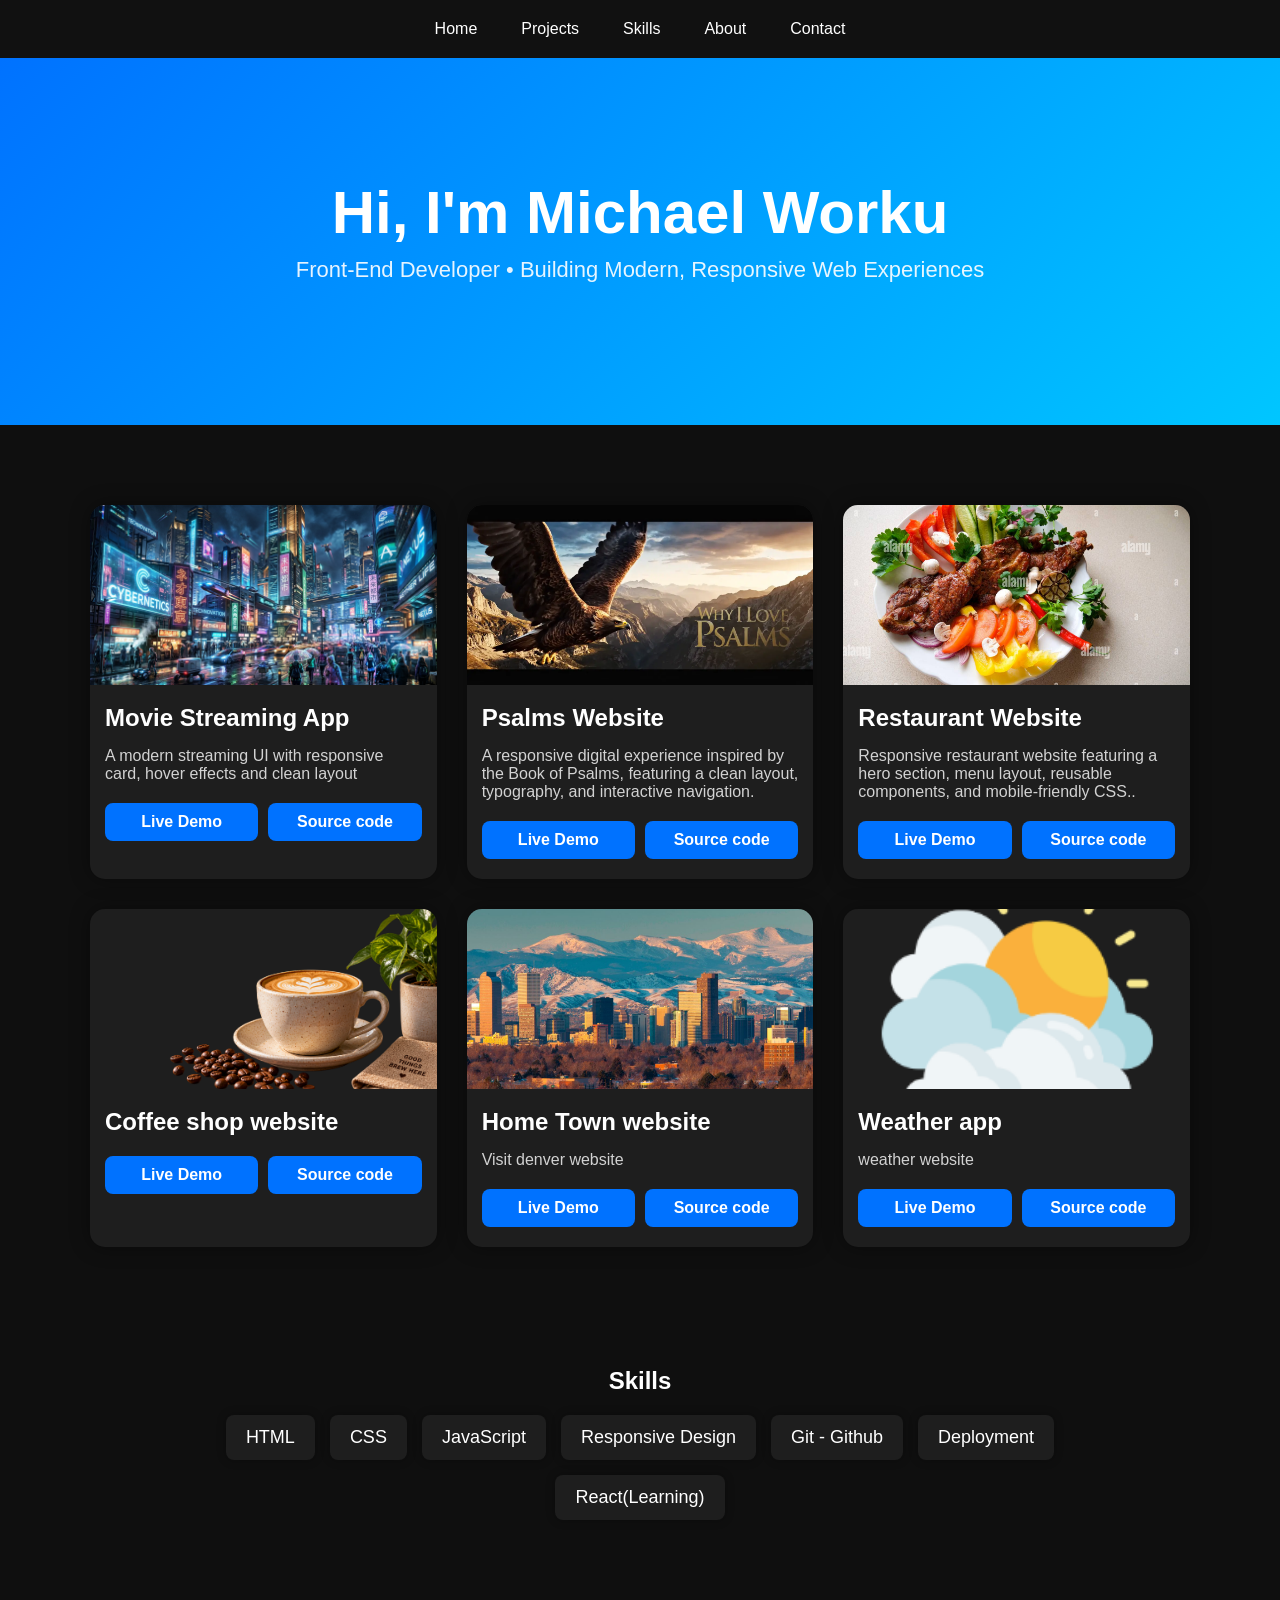
<file: index.html>
<!DOCTYPE html>
<html lang="en">
    <head>
        <meta charset="UTF-8">
        <meta name="viewport" content="width=device-width, initial-scale=1.0">
    <title>Michael Worku | Front End Developer</title>
        <link rel="stylesheet" href="style.css">
        
    </head>
    <body>

        <nav class="nav-bar">
            <ul>
            <li><a href="#hero">Home</a></li>
            <li><a href="#projects">Projects</a></li>
            <li><a href="#skills">Skills</a></li>
            <li><a href="#">About</a></li>
            <li><a href="#">Contact</a></li>
            </ul>

        </nav>

        <section id="hero">
        <h1>Hi, I'm Michael Worku</h1>
        <p>Front-End Developer • Building Modern, Responsive Web Experiences</p>
        </section>
        <section id="projects">
            <div class="project-card">
                <img  src="images/movie.png" alt="movie">
            <h3>Movie Streaming App</h3>
            <p>A modern streaming UI with responsive card, hover effects and clean layout</p>
                <div class="buttons">
                <a href="./moviestreaming/index.html" target="_blank"> Live Demo</a>
                <a href="#">Source code</a>
                </div>
            </div>
            <div class="project-card">
                <img src="images/psalms150.webp" alt="psalm">
            <h3>Psalms Website</h3>
            <p>A responsive digital experience inspired by the Book of Psalms, featuring a clean layout, typography, and interactive navigation.</p>
                <div class="buttons">
                <a href='./psalmswebsite/index.html' target="_blank">Live Demo</a>
                <a href="">Source code</a>
                </div>
            </div>
            <div class="project-card">
                <img src="images/food.jpg" alt="food">
            <h3>Restaurant Website</h3>
            <p>Responsive restaurant website featuring a hero section, menu layout, reusable components, and mobile-friendly CSS..</p>
                <div class="buttons">
                <a href="./restaurantwebsite/index1.html" target="_blank">Live Demo</a>
                <a href="#">Source code</a>
                </div>
            </div>
            <div class="project-card">
                <img src="images/coffee.png" alt="food">
            <h3>Coffee shop website</h3>
            <p> </p>
                <div class="buttons">
                <a href="./coffeeshopwebsite/index.html" target="_blank">Live Demo</a>
                <a href="">Source code</a>
                </div>
                </div>
            <div class="project-card">
                <img src="images/Denver.jpg" alt="food">
            <h3>Home Town website</h3>
            <p>Visit denver website</p>
                <div class="buttons">
                <a href="./hometown/index-3.html" target="_blank">Live Demo</a>
                <a href="#">Source code</a>
                </div>

            </div>
            <div class="project-card">
                <img src="images/clouds.png" alt="food">
            <h3>Weather app</h3>
            <p>weather website</p>
                <div class="buttons">
                <a href="./weatherapp/index.html" target="_blank">Live Demo</a>
                <a href="#">Source code</a>
                </div>
            </section>
            <section id="skills">
            <h2>Skills</h2>
                <div class="skill-list">
                <div class="skill">HTML</div>
                <div class="skill">CSS</div>
                <div class="skill">JavaScript</div>
                <div class="skill">Responsive Design</div>
                <div class="skill">Git - Github</div>
                <div class="skill">Deployment</div>
                <div class="skill">React(Learning)</div>
                </div>
            </section>

        </body>
    </html>
</file>
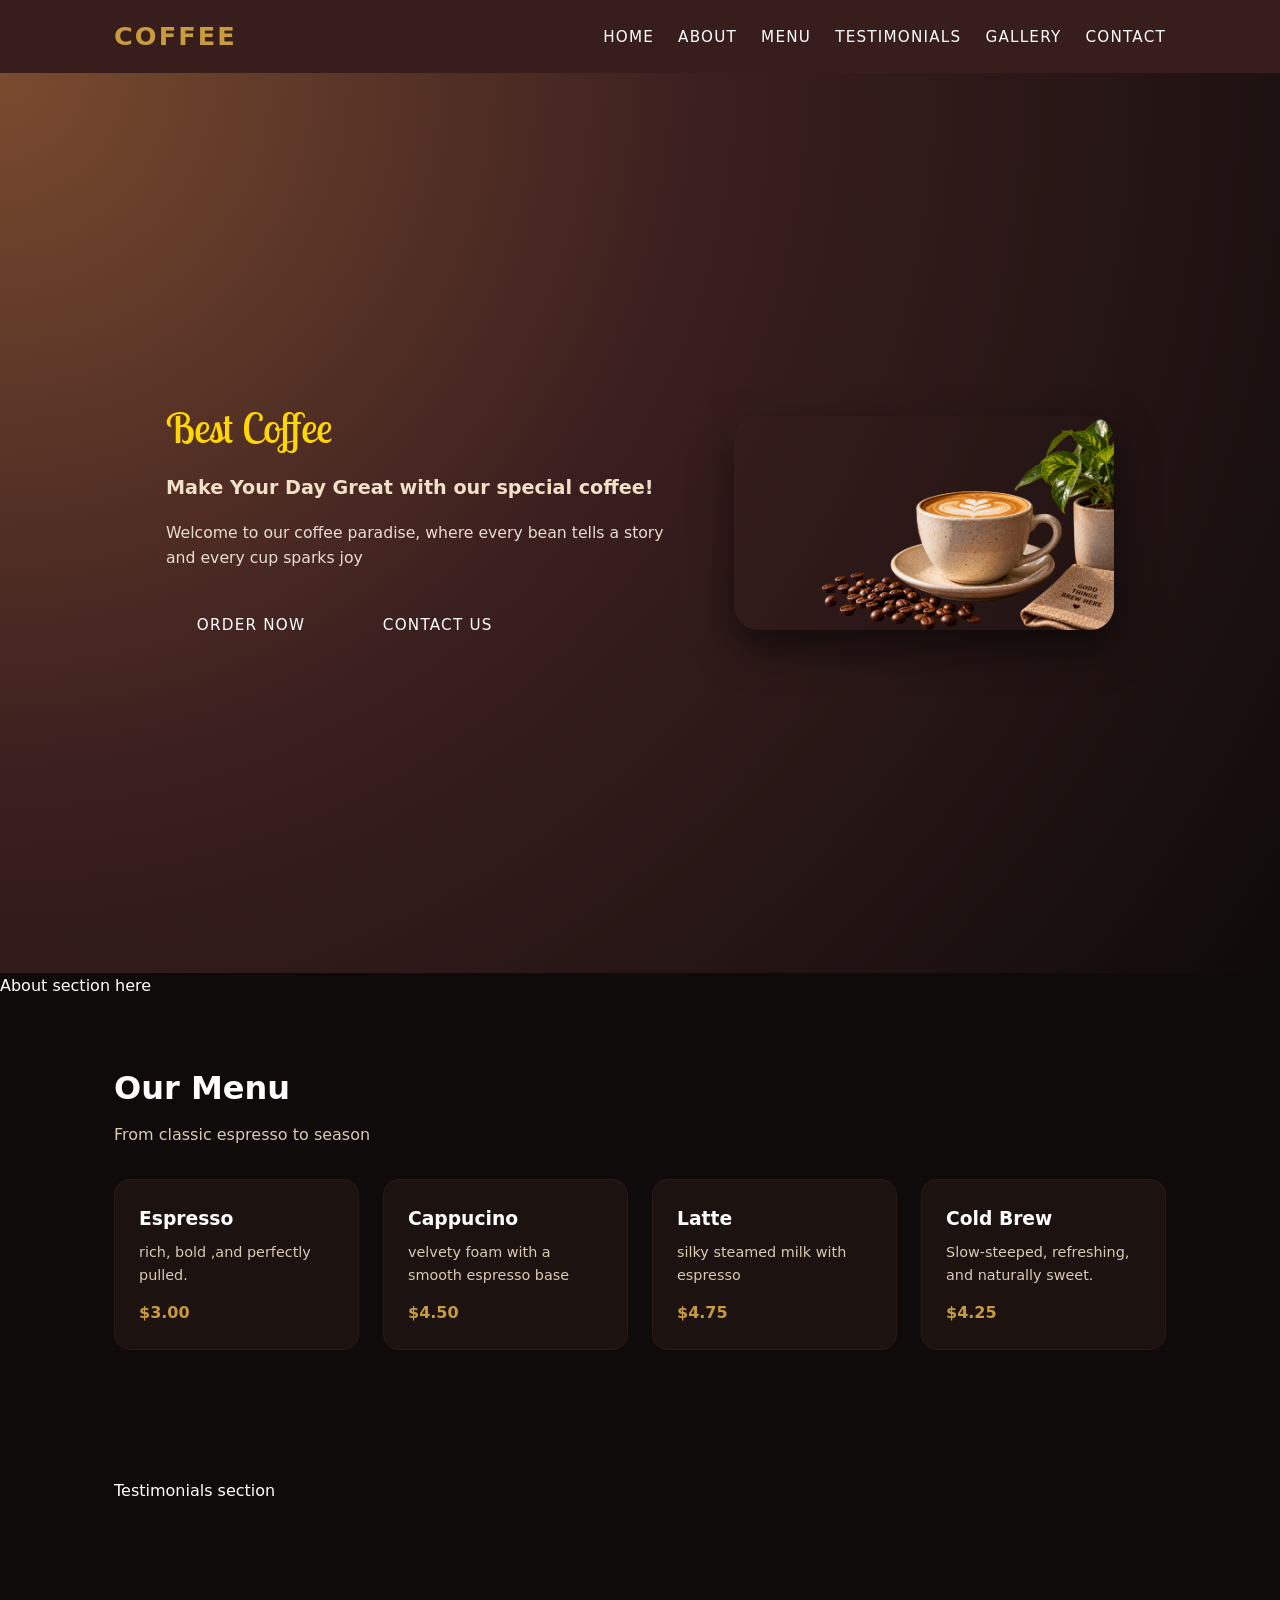
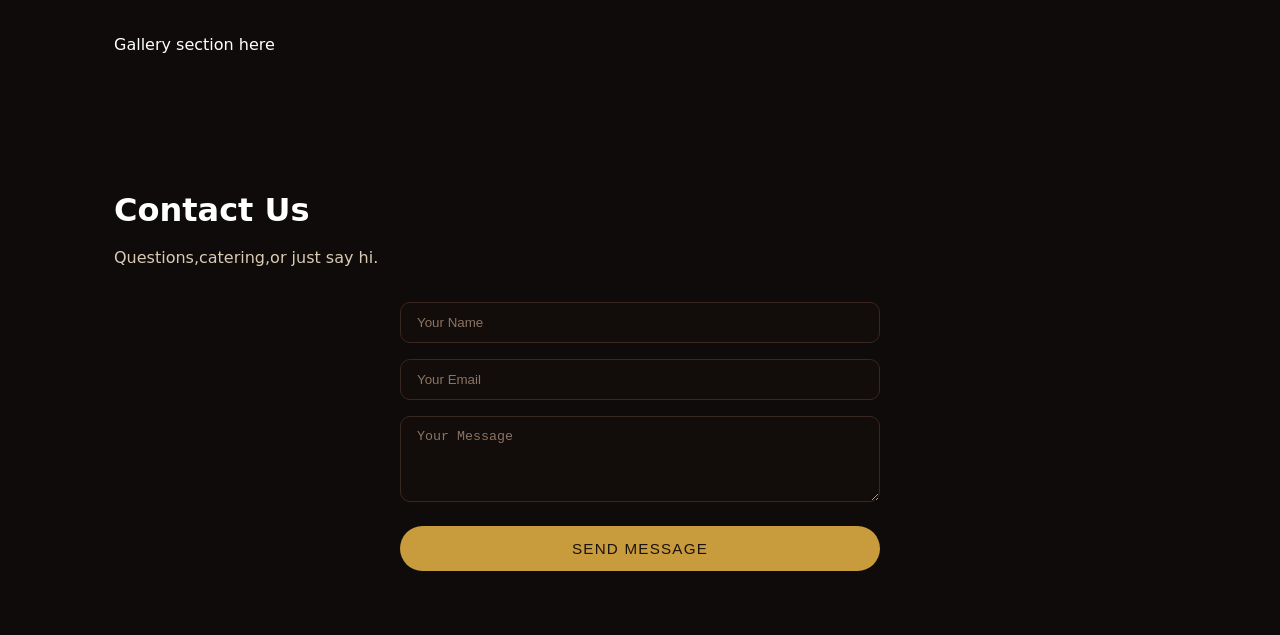
<file: coffeeshopwebsite/index.html>
<!DOCTYPE html>
<html lang="en">
<head>
    <meta charset="UTF-8">
    <meta name="viewport" content="width=device-width, initial-scale=1.0">
    <title>css grid</title>
    <link rel="stylesheet" href="style.css">
    <link rel="preconnect" href="https://fonts.googleapis.com">
    <link rel="preconnect" href="https://fonts.gstatic.com" crossorigin>
    <link href="https://fonts.googleapis.com/css2?family=Lobster+Two:ital,wght@0,400;0,700;1,400;1,700&display=swap" rel="stylesheet">

</head>
<body>
    <header>
   <nav class="navbar">
    <a href="#" class="nav-logo">
        <h2 class="logo-text">Coffee</h2>
    </a>
    <ul class="nav-menu">
       
        <li class="nav-item">
            <a href="#" class="nav-link">Home</a>
        </li>
        <li class="nav-item">
            <a href="#" class="nav-link">About</a>
        </li>
        <li class="nav-item">
            <a href="#Menu" class="nav-link">Menu</a>
        </li>
        <li class="nav-item">
            <a href="#Testimonials" class="nav-link">Testimonials</a>
        </li>
        <li class="nav-item">
            <a href="#" class="nav-link">Gallery</a>
        </li>
        <li class="nav-item">
            <a href="#contact" class="nav-link">Contact</a>
        </li>
    </ul>
    </nav>
</header>

<main>
    <section class="hero-section">
         <div class="section-content">
            <div class="hero-detail">
              <h2 class="title">Best Coffee</h2>
              <h3 class="subtitle">Make Your Day Great with our special coffee!</h3>
              <p class="description">Welcome to our coffee paradise, where every bean tells a story
                and every cup sparks joy </p>

                <div class="buttons">
                    <a href="#" class="button order-now">Order Now</a>
                    <a href="#" class="button contact-us">Contact Us </a>
                </div>
            </div>
            <div class="hero-image-wrapper">
                <img src="images/coffee.png" alt="A cup of freshly brewed coffee" class="hero-image">
            </div>
         </div>
    </section>

    <!-- placeholder section for later-->
    <section id="about" class="about">About section here</section>
    <section id="Menu" class="section menu-section">
        <h2 class="section-title">Our Menu</h2>
        <p class="section-subtitle">From classic espresso to season</p>
        <div class="menu-grid">
            <div class="menu-item">
                <h3>Espresso</h3>
                <p>rich, bold ,and perfectly pulled.</p>
                <span class="price">$3.00</span>
            </div>
            <div class="menu-item">
                <h3>Cappucino</h3>
                <p>velvety foam with a smooth espresso base</p>
                <span class="price">$4.50</span>
            </div>
            <div class="menu-item">
                <h3>Latte</h3>
                <p>silky steamed milk with espresso</p>
                <span class="price">$4.75</span>
            </div>
            <div class="menu-item">
                <h3>Cold Brew</h3>
                <p>Slow-steeped, refreshing, and naturally sweet.</p>
                <span class="price">$4.25</span>
        </div>
        </div>
    </section>
    <section id="Testimonials" class="section">Testimonials section</section>
    <section id="Gallery" class="section">Gallery  section here</section>
    <section id="contact" class="section contact-section">
        <h2 class="section-title">Contact Us</h2>
        <p class="section-subtitle">Questions,catering,or just say hi.</p>
        <form class="contact-form">
            <div class="form-row">
                <input type="text" placeholder="Your Name" required />
            </div>
            <div class="form-row">
                <input type="email" placeholder="Your Email" required /> 
            </div>
            <div class="form-row">
                <textarea rows="4" placeholder="Your Message" required></textarea>
            </div>
            <button type="submit" class="button primary">Send Message</button>
        </form>

    </section>
</main>
</body>
</html>
</file>
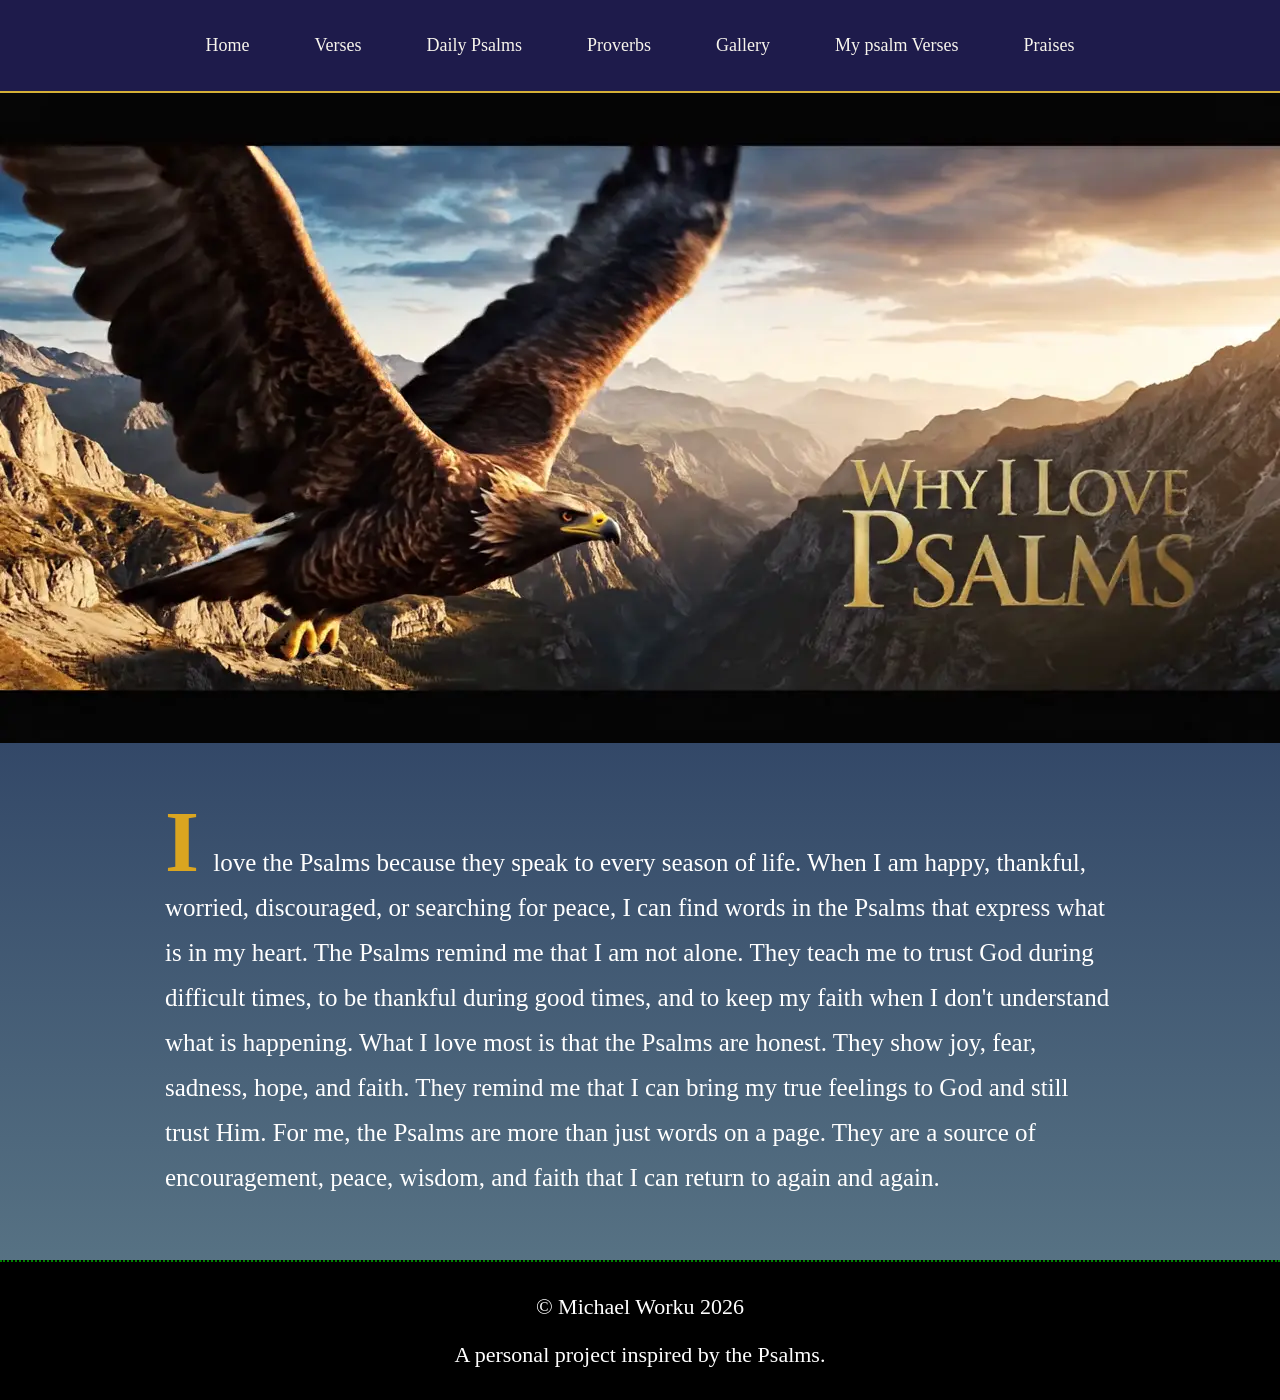
<file: psalmswebsite/index.html>
<!DOCTYPE html>
<html lang="en">
    <head>
        <meta charset="UTF-8">
        <meta name="viewport" content="width=device-width, initial-scale=1.0">

    <title>psalms</title>
        <style>
            *{
                box-sizing: border-box;

            }
            html , body{
                width: 100%;
                min-height: 100%;
               
            }
            body{
                background: linear-gradient(#000c40 , #607d8b);
                margin: 0;
                padding: 0;
            }

            .wrapper{
                display: flex;
                justify-content: center;
                align-items: center;
                width: 100%;
                padding: 30px 0;
            }
            .images{
                display: flex;
                justify-content: center;
                align-items: center;
                flex-wrap: wrap;
                gap: 10px;
            }
            .images img{
                width: 250px;
                height: 160px;
                object-fit: cover;
                border-radius: 25px;
            }
            .btn{
                display: flex;
                justify-content: center;
                gap: 5px;
                padding: 5px;
                background:linear-gradient(#000c40 , #607d8b);
            }
            .btn-1{
                padding: 5px;
                border-radius: 10px;
                background-color:greenyellow;
                font-weight: bold;
                font-family: 'Times New Roman', Times, serif;

            }
            h2{
                text-align: center;
            }

             /* Navigation */
        .nav-bar {
            background: #1E1B4B;
            border-bottom: 2px solid #D4AF37;
        }

        .nav-bar ul {
            display: flex;
            justify-content: center;
            align-items: center;
            flex-wrap: wrap;
            gap: 15px;
            list-style: none;
            margin: 0;
            padding: 15px;
        }

        .nav-bar a {
            display: block;
            text-decoration: none;
            color: #F8F5ED;
            padding: 10px 15px;
            font-size: 18px;
            transition: 0.3s ease;
        }

        .nav-bar a:hover {
            color: #D4AF37;
            background: #312E81;
            border-radius: 8px;
        }
            li{

                padding: 10px;
                border-radius: 10px;
            }
           

            .content{

                display: flex;
                align-items: center;
                justify-content: center;
                padding: 30px;
                margin: 30px auto;
                max-width: 1300px;
                font-size: 20px;
                line-height: 1.7;




            }
            .content::first-letter{
                font-size:35px;
                font-weight: bold;

            }

     
            
         
            
            .hero{
                display: flex;
                align-items: center;
                justify-content: center;
                gap: 30px;
                max-width: 100%;
                height: 650px;
                background-size: cover;
                background-position:center;
                background-repeat: no-repeat;
                margin: 0 auto ;
                background-image: url("./images/psalms150.webp");

            }

            html{
                scroll-behavior: smooth;
            }

            footer{
                background: rgb(0, 0, 0);
                text-align: center;
                font-size: 22px;
                padding: 10px 0;
                border-top:dotted 2px green;
            }

            @media (max-width: 768px) {


                main {
                    padding: 20px 15px;
                }
                .hero{
                    flex-direction: column;
                    width: 100%;
                    max-width: 400px;
                    height: 220px;

                }

                .content{
                    flex-direction: column;
                    padding: 30px 20px;
                    width: 100%;
                    max-width: 600px;
                }
                .psalm-text{
                    font-size: 1.1rem;
                    line-height: 1.8;
                }
                .hero{
                    height: 220px;
                }
                .first::first-letter{
                    font-size: 3em;
                }
                .nav-bar ul{
                    width: 100%;
                    text-align: center;
                }
                .images img{
                    width: 100%;
                    max-width: 350px;
                }

            }
            div,h2,p{
                color: white;
            }
            .first::first-letter{
               font-size: 3.5em;
               font-weight: bold;
               color: goldenrod;
               margin-right: 8px;
               line-height: 0.9;
            }
            .psalm-text{
                width: 100%;
                max-width: 950px;
                font-size:1.25em ;
                line-height: 1.8;
                text-align: left;
                
              }
              .psalm-text p{
                margin: 0;
              }
            .hero-content{
                text-align: center;
                padding: 25px 35px;
                background: rgba(0, 0, 0, 0.55);
                border-radius: 15px;
                margin-bottom: 60px;
            }
        </style>
    </head>
    <body>

        <!-- nav section -->

        <nav class="nav-bar">
            <ul class="menu-bar">
             <li><a href="index.html">Home</a></li>
            <li><a href="Verses.html">Verses</a></li>
            <li><a href="psalm.html">Daily Psalms</a></li>
             <li><a href="proverb.html">Proverbs</a></li>
            <li><a href="gallery.html">Gallery</a></li>
            <li><a href="Myverses.html">My psalm Verses</a></li>
            <li><a href="praise.html">Praises</a></li>
            </ul>
        </nav>

        <main>
            <!-- hero section  -->


            <section class="hero">

            </section>



            <!-- paragraph section -->
            <section class="content">

                <div  class="psalm-text">

                
                    <p class="first"> I  love the Psalms because they speak to every season of life. When I am happy, thankful, worried, discouraged, or searching for peace,
                       I can find words in the Psalms that express what is in my heart.
                        The Psalms remind me that I am not alone.

                        They teach me to trust God during difficult times, to be thankful during good times, and to keep my faith when I don't understand what is happening.
                        What I love most is that the Psalms are honest. They show joy, fear, sadness, hope, and faith. They remind me that I can bring my true feelings to God and still trust Him.
                        For me, the Psalms are more than just words on a page. They are a source of encouragement, peace, wisdom, and faith that I can return to again and again.

                    </p>

                </div>
               


            </section>



        </main>
        <footer>
        <p>© Michael Worku 2026</p>
        <p>A personal project inspired by the Psalms.</p>
        </footer>
    </body>
</html>
</file>
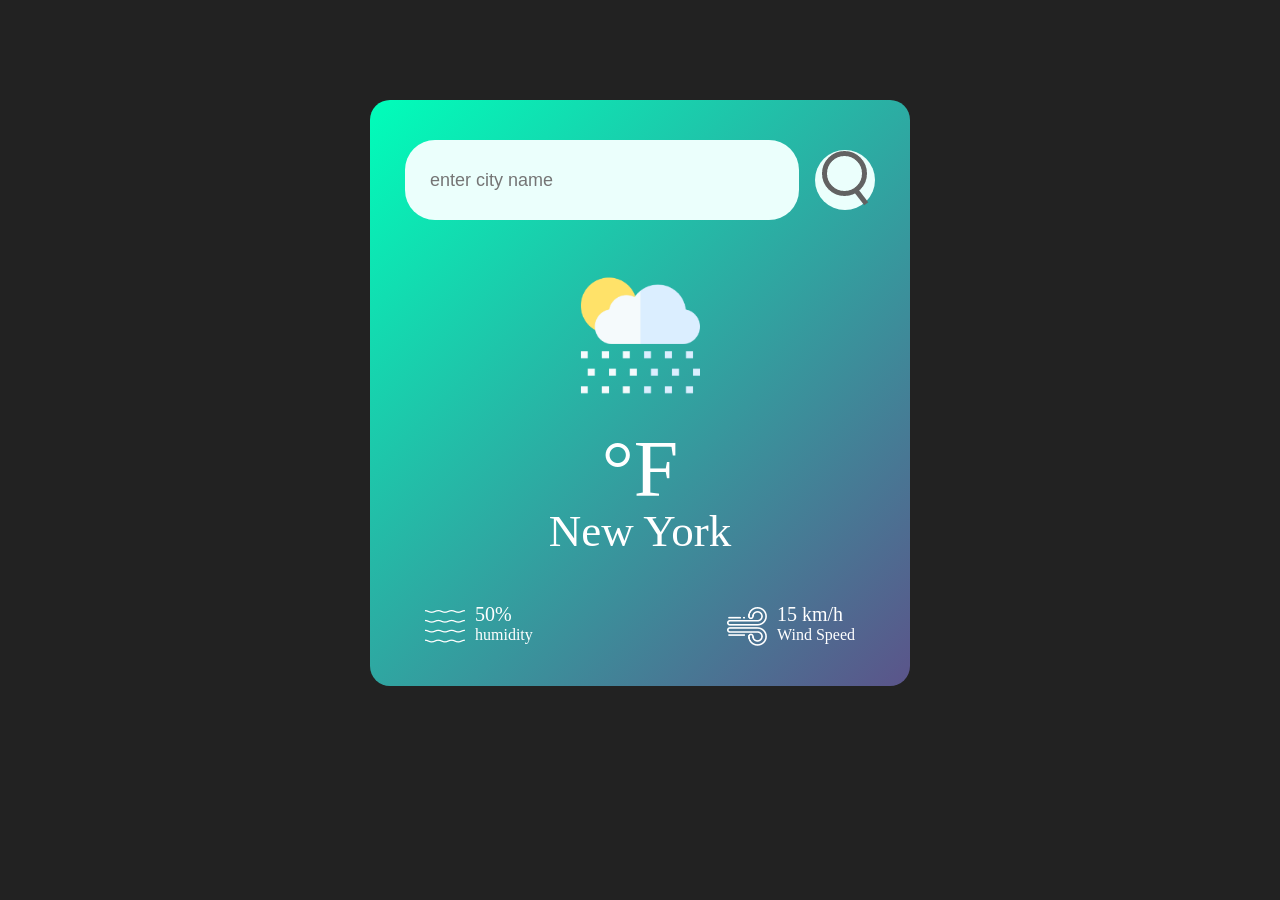
<file: weatherapp/index.html>
<!DOCTYPE html>
<html lang="en">

    <head>
        <meta charset="UTF-8">
        <meta name="viewport" content="width=device-width, initial-scale=1.0">
    <title>Document</title>
        <link rel="stylesheet" href="style.css">

        <meta charset="UTF-8">
        <meta name="viewport" content="width=device-width, initial-scale=1.0">
    <title>weather app</title>
        <link rel="stylesheet" href="style.css">
    </head>
    <body>
        <div class="card">
            <div class="search">
                <input type="text" placeholder="enter city name" spellcheck="false">
            <button><img src="images/search.png" alt=""></button>
            </div>
            <div class="weather">
                <img src="images/rain.png" class="weather-icon" alt="">
            <h1 class="temp">°F</h1>
            <h2 class="city">New York</h2>
                <div class="details">
                    <div class="col">
                        <img src="images/humidity.png" alt="">
                        <div>
                        <p class="humidity">50%</p>
                        <p>humidity</p>
                        </div>
                    </div>
                    <div class="col">
                        <img src="images/wind.png" alt="">
                        <div>
                        <p class="wind">15 km/h</p>
                        <p>Wind Speed</p>
                        </div>

                    </div>
                </div>


                <script>
                    const apikey = "4abe2c493f221866b93e29cb697c9c9e";

                    const searchBox = document.querySelector(".search input");
                    const searchBtn = document.querySelector(".search button");
                    const weatherIcon = document.querySelector(".weather-icon");

                    async function checkWeather(city) {
                        const url = `https://api.openweathermap.org/data/2.5/weather?q=${city}&units=imperial&appid=${apikey}`;

                        try {
                            const response = await fetch(url);
                            const data = await response.json();

                            console.log(data);

                            if (data.cod !== 200) {
                                    document.querySelector(".city").innerHTML = "City not found";
                                    console.log("API ERROR:", data);
                                    return;
                                }

                                document.querySelector(".city").innerHTML = data.name;

                                document.querySelector(".temp").innerHTML =
                                Math.round(data.main.temp) + "°F";

                                document.querySelector(".humidity").innerHTML =
                                data.main.humidity + "%";

                                document.querySelector(".wind").innerHTML =
                                Math.round(data.wind.speed) + " mph";

                                if (data.weather[0].main === "Clouds") {
                                        weatherIcon.src = "images/clouds.png";
                                    }
                                    else if (data.weather[0].main === "Rain") {
                                            weatherIcon.src = "images/rain.png";
                                        }
                                        else if (data.weather[0].main === "Drizzle") {
                                                weatherIcon.src = "images/drizzle.png";
                                            }
                                            else if (data.weather[0].main === "Mist") {
                                                    weatherIcon.src = "images/mist.png";
                                                }
                                                else if (data.weather[0].main === "Clear") {
                                                        weatherIcon.src = "images/clear.png";
                                                    }
                                                } catch (error) {
                                                    console.log("ERROR:", error);
                                                }
                                            }

                                            searchBtn.addEventListener("click", () => {
                                                const city = searchBox.value.trim();

                                                if (city === "") {
                                                        return;
                                                    }

                                                    checkWeather(city);
                                            });
                                        </script>

                                    </body>
                                </html>
</file>
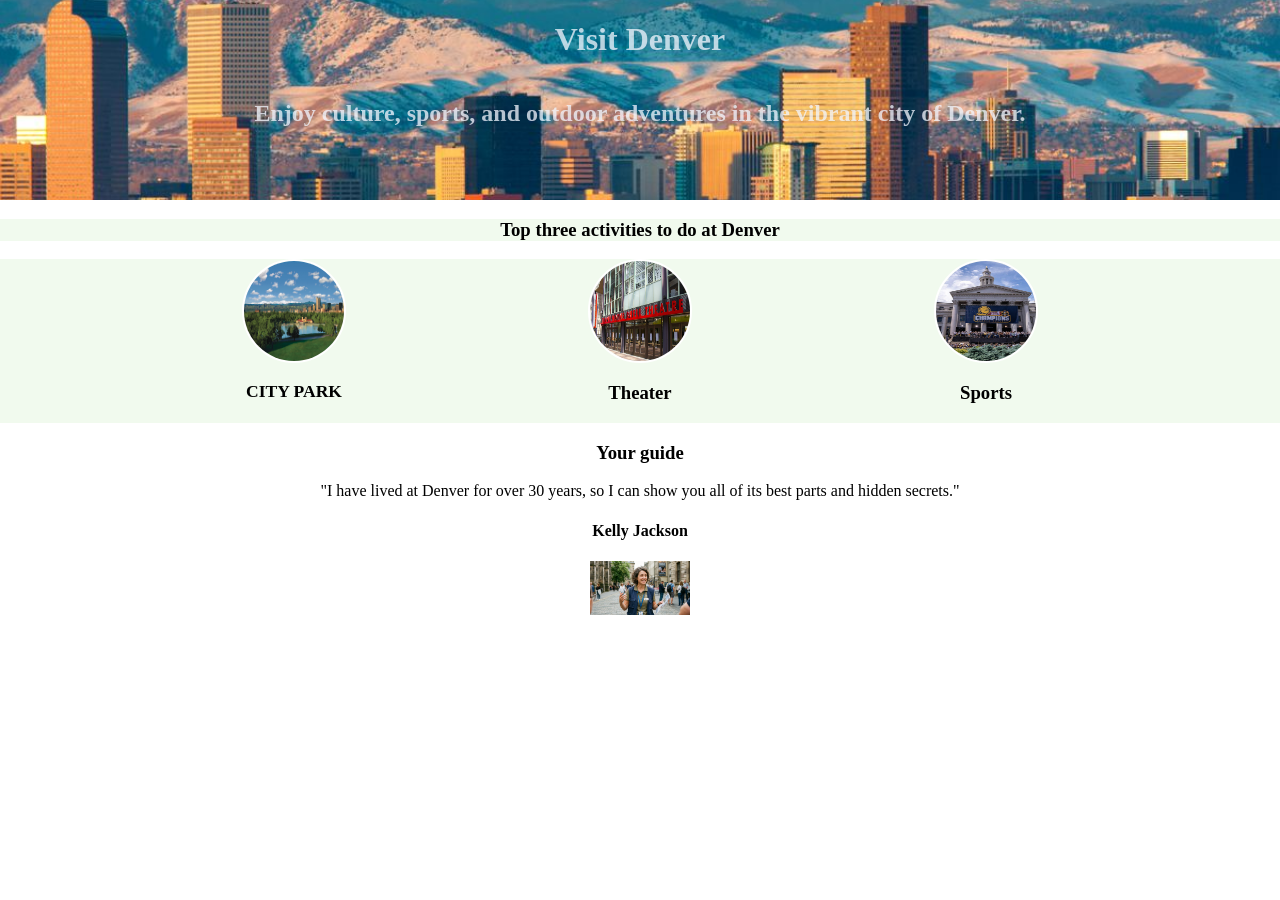
<file: hometown/index-3.html>
<!DOCTYPE html>
<html>
    <head>
        <meta charset="UTF-8">
        <meta name="viewport" content="width=device-width, initial-scale=1.0">
    <title>Visit Denver</title>
        <link rel="stylesheet" href="style.css">
        
    </head>

    <body>

        <!-- HERO SECTION -->
        <div class="denver">
        <h1>Visit Denver</h1>
        <h2>Enjoy culture, sports, and outdoor adventures in the vibrant city of Denver.</h2>
        </div>

        <!-- ACTIVITIES SECTION -->
        <div class="images">
        <h3>Top three activities to do at Denver</h3>
        </div>
        <div class="activity-images">
            <div class="image-container">
                <img src="images/park.jpg" alt="city park in denver" >
            <h3>City Park </h3>
            </div>
            <div class="theater-container">
                <img src="images/theater.jpg">
            <h3>Theater</h3>
            </div>

            <div class="sport-container">
                <img src="images/sport.jpg">
            <h3>Sports</h3>
            </div>
        </div>

        <!-- GUIDE SECTION -->
        <div class="guide">
        <h3>Your guide</h3>
        <p>"I have lived at Denver for over 30 years, so I can show you all of its best parts and hidden secrets."</p>
        <h4>Kelly Jackson</h4>
            <img src="images/kelly.png" width="100px">
        </div>
    </body>
</html>
</file>
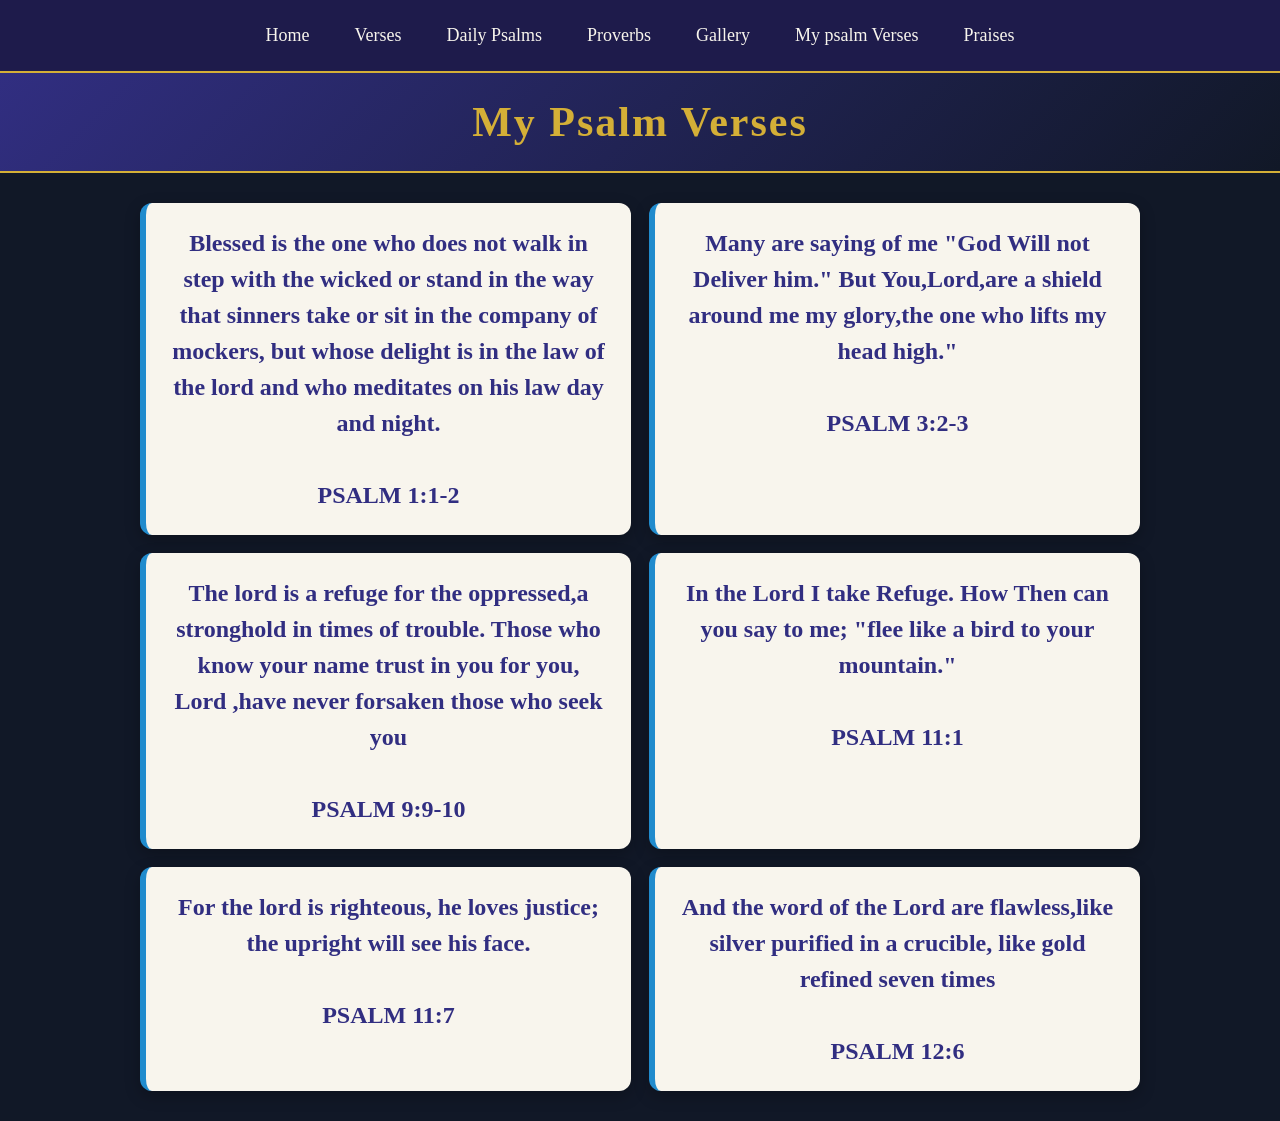
<file: psalmswebsite/Myverses.html>
<!DOCTYPE html>
<html lang="en">
<head>
    <meta charset="UTF-8">
    <meta name="viewport" content="width=device-width, initial-scale=1.0">
    <title>Praises</title>

    <style>
        * {
            box-sizing: border-box;
        }

        body {
            margin: 0;
            padding: 0;
            font-family: Georgia, 'Times New Roman', serif;
            background: #111827;
            color: #F8F5ED;
        }

        /* Navigation */
        .nav-bar {
            background: #1E1B4B;
            border-bottom: 2px solid #D4AF37;
        }

        .nav-bar ul {
            display: flex;
            justify-content: center;
            align-items: center;
            flex-wrap: wrap;
            gap: 15px;
            list-style: none;
            margin: 0;
            padding: 15px;
        }

        .nav-bar a {
            display: block;
            text-decoration: none;
            color: #F8F5ED;
            padding: 10px 15px;
            font-size: 18px;
            transition: 0.3s ease;
        }

        .nav-bar a:hover {
            color: #D4AF37;
            background: #312E81;
            border-radius: 8px;
        }

        /* Main title */
        .title h1 {
            text-align: center;
            font-size: 42px;
            color: #D4AF37;
            padding: 25px 10px;
            margin: 0;
            background: linear-gradient(135deg, #312E81, #111827);
            border-bottom: 2px solid #D4AF37;
            letter-spacing: 2px;
        }

        /* Praises section */
        .praises {
            text-align: center;
            padding: 30px 20px;
        }

        .praises h2 {
            color: #D4AF37;
            font-size: 30px;
            margin-bottom: 30px;
        }

        /* Praise cards */
        .container {
            display: grid;
            grid-template-columns: repeat(2, 1fr);
            gap: 18px;
            max-width: 1000px;
            margin: 0 auto;
        }

        .container span {
            display: block;
            width: 100%;
            padding: 22px 25px;
            background: #F8F5ED;
            color: #312E81;
            border-left: 6px solid #208bcd;
            border-radius: 12px;
            font-size: 24px;
            font-weight: 600;
            line-height: 1.5;
            text-align: center;
            box-shadow: 0 5px 15px rgba(0,0,0,0.25);
            transition: transform 0.3s ease,
                        background 0.3s ease,
                        box-shadow 0.3s ease;
        }

        .container span:hover {
            transform: translateY(-5px);
            background: #FFF8E1;
            box-shadow: 0 8px 20px rgba(212,175,55,0.2);
        }

        /* Mobile screens */
        @media (max-width: 600px) {
            .title h1 {
                font-size: 32px;
            }

            .container {
                grid-template-columns: 1fr;
            }

            .container span {
                font-size: 19px;
                padding: 18px 15px;
            }

            .nav-bar ul {
                gap: 3px;
            }

            .nav-bar a {
                font-size: 15px;
                padding: 9px;
            }
        }

   

    </style>
</head>

<body>

    <nav class="nav-bar">
        <ul>
            <li><a href="index.html">Home</a></li>
            <li><a href="Verses.html">Verses</a></li>
            <li><a href="psalm.html">Daily Psalms</a></li>
             <li><a href="proverb.html">Proverbs</a></li>
            <li><a href="gallery.html">Gallery</a></li>
            <li><a href="Myverses.html">My psalm Verses</a></li>
            <li><a href="praise.html">Praises</a></li>
        </ul>
    </nav>

    <main>

        <div class="title">
            <h1>My Psalm Verses</h1>
        </div>

        <section class="praises">

          

            <div class="container">

                <span>
                    Blessed is the one who does not walk in step
                    with the wicked
                    or stand in the way that sinners take 
                    or sit in the company of mockers,
                    but whose delight is in the law of the lord and who meditates on his law day and night. 
                    <br><br>
                    PSALM 1:1-2
                </span>

                <span>
                   Many are saying of me "God Will not Deliver him."
                   But You,Lord,are a shield around me my glory,the one who lifts my head high."

                   <br><br>
                   PSALM 3:2-3
                </span>

                <span>
                    The lord is a refuge for the oppressed,a stronghold in times of trouble.
                    Those who know your name trust in you for you,  Lord ,have never forsaken those who seek you 
                    <br><br>
                    PSALM 9:9-10
                </span>
                  
                <span >
                   In the Lord I take Refuge.
                   How Then can you say to me;
                   "flee like a bird to your mountain."
                   <br><br>
                   PSALM 11:1
                </span>
                <span >
                    For the lord is righteous,
                    he loves justice;
                    the upright will see his face. 
                    <br><br>
                    PSALM 11:7
                 </span>
                 <span>
                    And the word of the Lord are flawless,like silver purified in a crucible,
                    like gold refined seven times
                    <br><br>
                    PSALM 12:6
                 </span>
            </div>

        </section>

    </main>

</body>
</html>
</file>
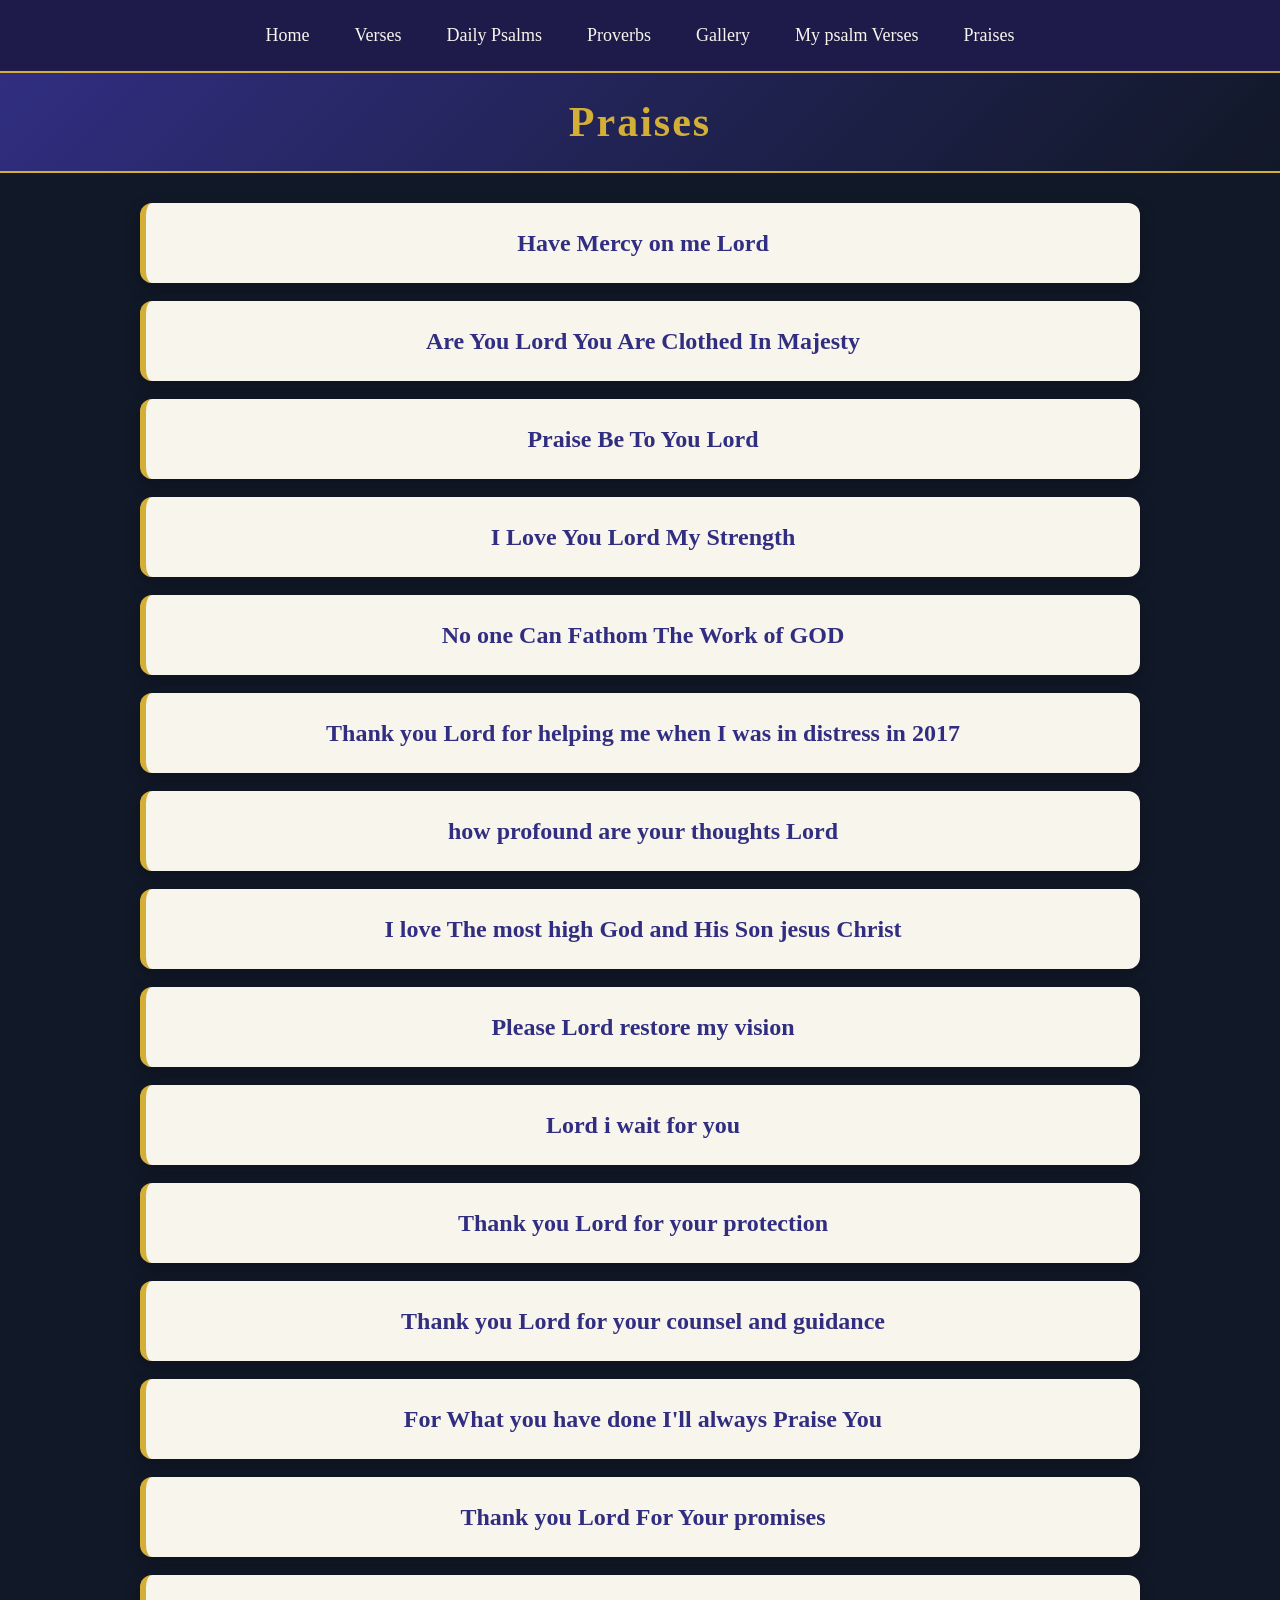
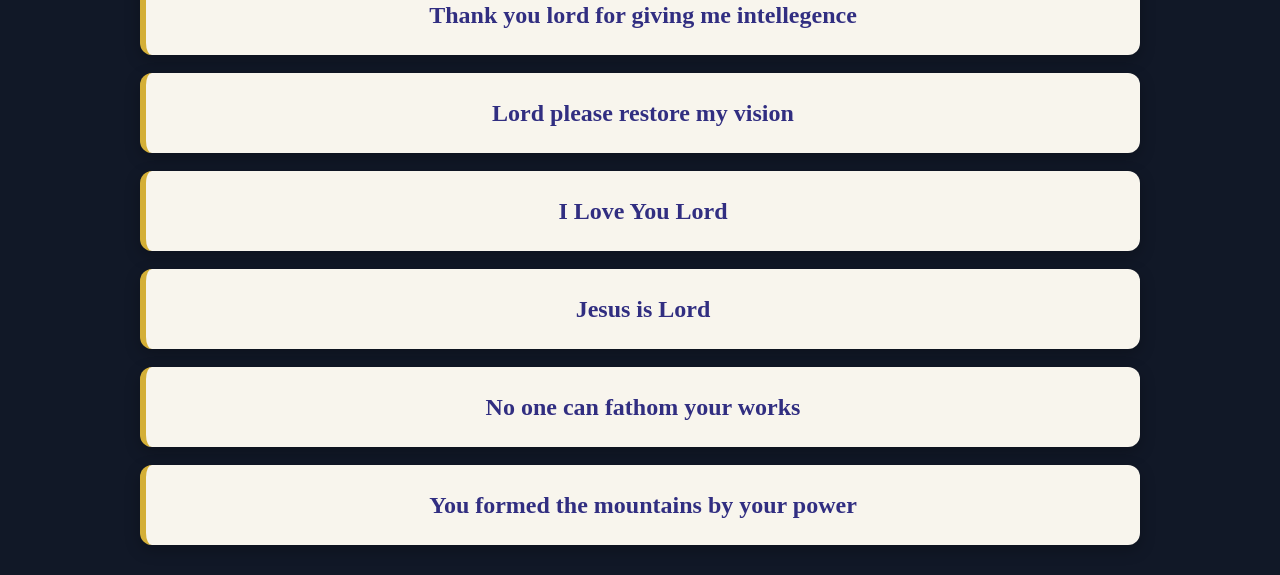
<file: psalmswebsite/praise.html>
<!DOCTYPE html>
<html lang="en">
<head>
    <meta charset="UTF-8">
    <meta name="viewport" content="width=device-width, initial-scale=1.0">
    <title>Praises</title>
    <style>
       
       
            * {
            box-sizing: border-box;
        }

        body {
            margin: 0;
            padding: 0;
            font-family: Georgia, 'Times New Roman', serif;
            background: #111827;
            color: #F8F5ED;
        }

        /* Navigation */
        .nav-bar {
            background: #1E1B4B;
            border-bottom: 2px solid #D4AF37;
        }

        .nav-bar ul {
            display: flex;
            justify-content: center;
            align-items: center;
            flex-wrap: wrap;
            gap: 15px;
            list-style: none;
            margin: 0;
            padding: 15px;
        }

        .nav-bar a {
            display: block;
            text-decoration: none;
            color: #F8F5ED;
            padding: 10px 15px;
            font-size: 18px;
            transition: 0.3s ease;
        }

        .nav-bar a:hover {
            color: #D4AF37;
            background: #312E81;
            border-radius: 8px;
        }

        /* Main title */
        .title h1 {
            text-align: center;
            font-size: 42px;
            color: #D4AF37;
            padding: 25px 10px;
            margin: 0;
            background: linear-gradient(135deg, #312E81, #111827);
            border-bottom: 2px solid #D4AF37;
            letter-spacing: 2px;
        }

        /* Daily praises section */
        .praises {
            text-align: center;
            padding: 30px 20px;
        }

        .praises h1 {
            color: #D4AF37;
            font-size: 30px;
            margin-bottom: 30px;
        }

        /* Praise cards */
        .container {
            display: flex;
            flex-direction: column;
            align-items: center;
            gap: 18px;
            max-width: 1000px;
            margin: 0 auto;
        }

        .container span {
            display: block;
            width: 100%;
            padding: 22px 25px;
            background: #F8F5ED;
            color: #312E81;
            border-left: 6px solid #D4AF37;
            border-radius: 12px;
            font-size: 24px;
            font-weight: 600;
            line-height: 1.5;
            text-align: center;
            box-shadow: 0 5px 15px rgba(0,0,0,0.25);
            transition: transform 0.3s ease,
            background 0.3s ease,
            box-shadow 0.3s ease;
        }

        .container span:hover {
            transform: translateY(-5px);
            background: #FFF8E1;
            box-shadow: 0 8px 20px rgba(212,175,55,0.2);
        }

        /* Mobile screens */
        @media (max-width: 600px) {
            .title h1 {
                font-size: 32px;
            }

            .container span {
                font-size: 19px;
                padding: 18px 15px;
            }

            .nav-bar ul {
                gap: 3px;
            }

            .nav-bar a {
                font-size: 15px;
                padding: 9px;
            }
        }

           
    </style>
</head>
<body>
    <nav class="nav-bar">
        <ul class="nav-menu">
            <li><a href="index.html">Home</a></li>
            <li><a href="Verses.html">Verses</a></li>
            <li><a href="psalm.html">Daily Psalms</a></li>
             <li><a href="proverb.html">Proverbs</a></li>
            <li><a href="gallery.html">Gallery</a></li>
            <li><a href="Myverses.html">My psalm Verses</a></li>
            <li><a href="praise.html">Praises</a></li>
            </ul>
    </nav>

<main>
        <div class="title">
        <h1>Praises</h1>
        </div>

        <section class="praises">
        
            <div class="container">
            <span >Have Mercy on me Lord</span>
            <span> Are You Lord You Are Clothed In Majesty </span>
            <span >Praise Be To You Lord  </span>
            <span >I Love You Lord My Strength  </span>
            <span >No  one Can Fathom The Work of GOD   </span>
            <span >Thank you Lord for helping me when I was in distress in 2017</span>
            <span >how profound are your thoughts Lord </span>
            <span >I love The most high God and His Son jesus Christ </span>
            <span >Please Lord restore my vision </span>
            <span >Lord i wait for you </span>
            <span >Thank you Lord for your protection </span>
            <span >Thank you Lord for your counsel and guidance</span>
            <span >For What you have done I'll always Praise You </span>
            <span >Thank you Lord For Your promises</span>
            <span >Thank you lord for giving me intellegence</span>
            <span >Lord please restore my vision </span>
            <span >I Love You Lord </span>
            <span >Jesus is Lord</span>
            <span>No one can fathom your works</span>
            <span >You formed the mountains by your power</span>
            </section>
        </div>
    </main>
</body>
</html>
</file>
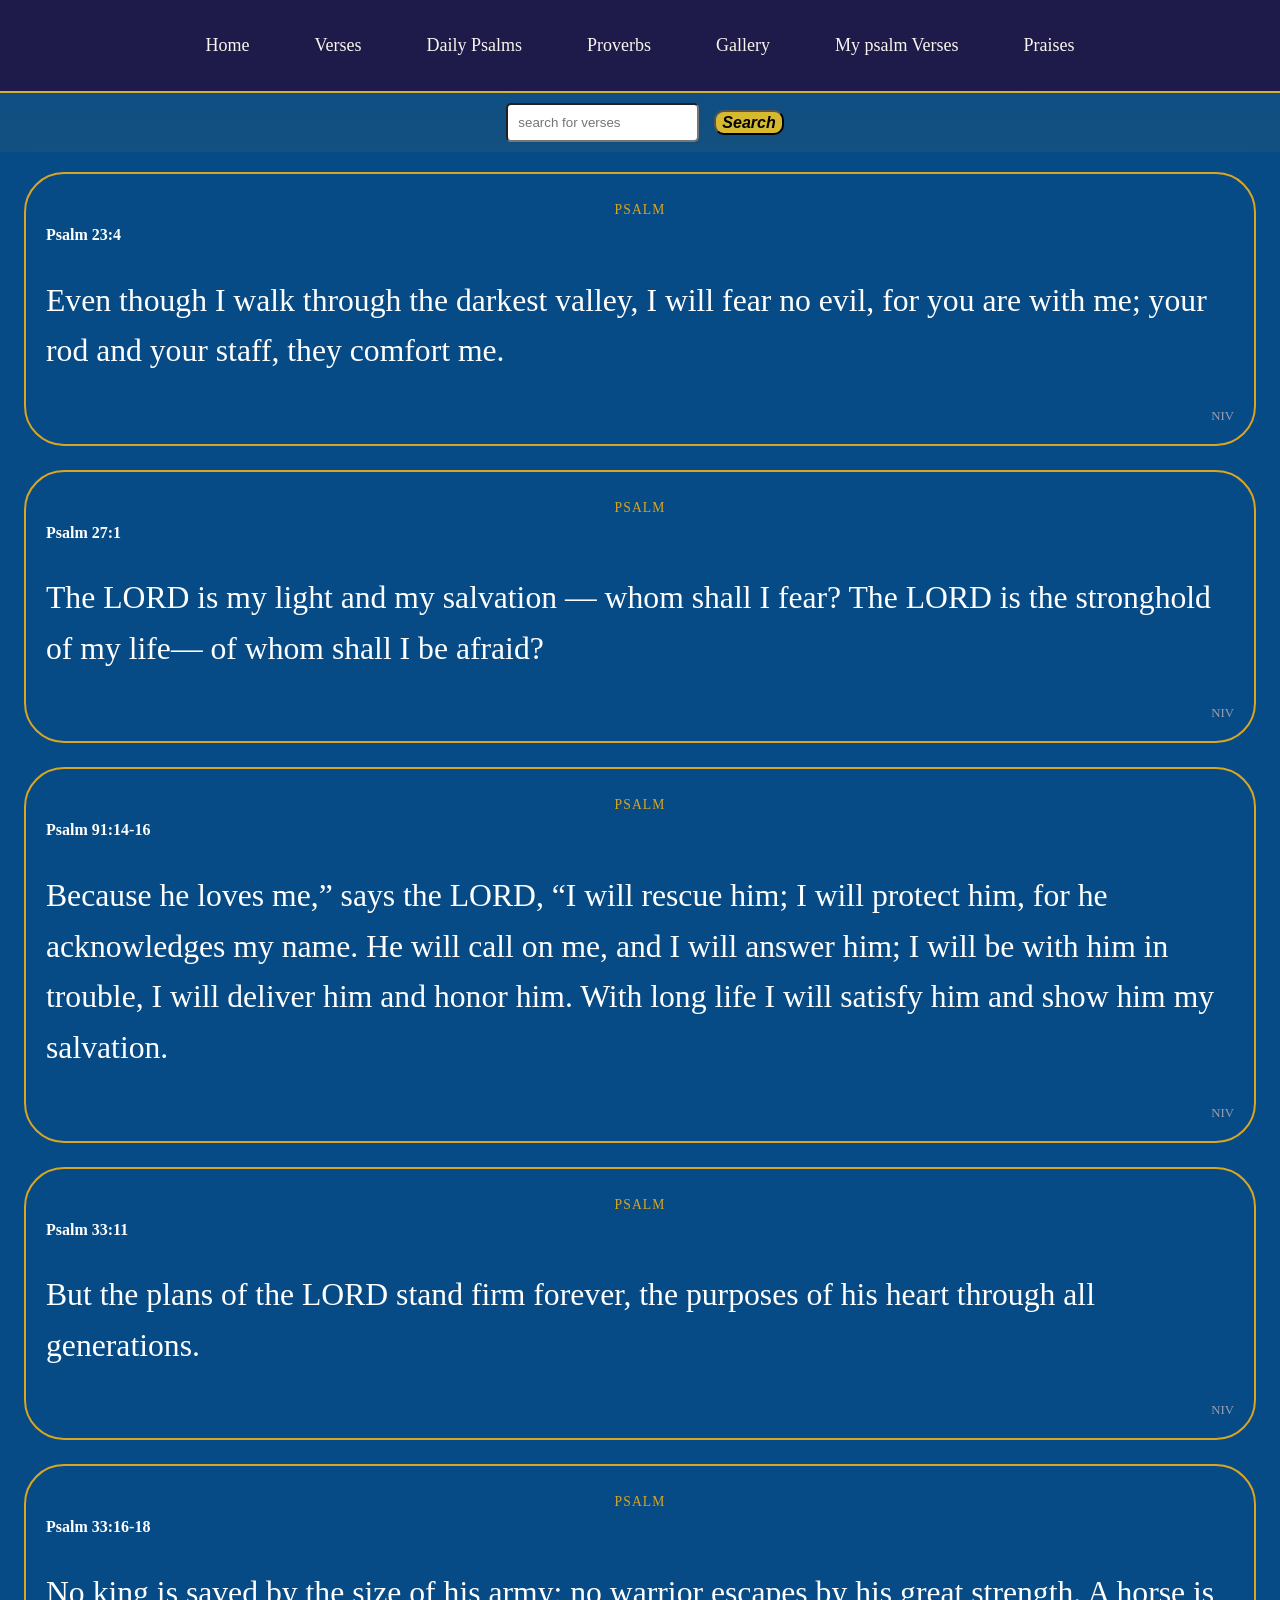
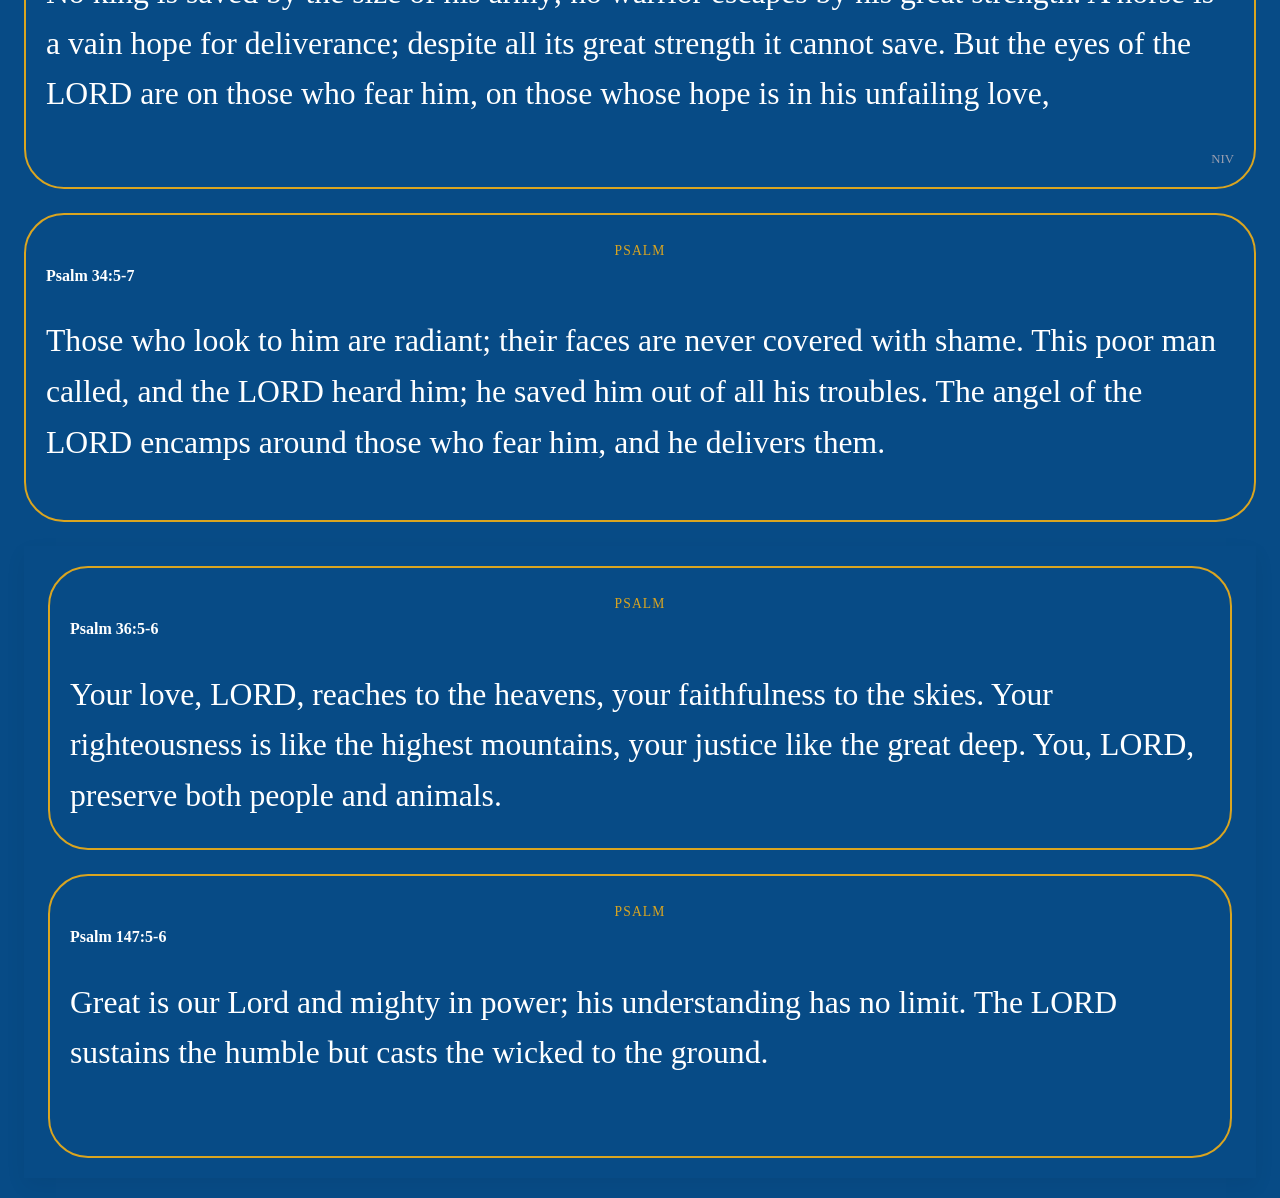
<file: psalmswebsite/psalm.html>
<!DOCTYPE html>
<html lang="en">
    <head>
        <meta charset="UTF-8">
        <meta name="viewport" content="width=device-width, initial-scale=1.0">
        <link rel="" href="index.html">
    <title>psalms</title>
        <style>
            *{
                box-sizing: border-box;
            }
            html , body{
                margin: 0;
                padding:0;
                width: 100%;
                min-height: 100%;
            }
            body{
                background: linear-gradient(#074b86,#f5af19);
            }
            header{
                background: #f3eed8;
                margin: 0;
                text-align: center;
            }
            .wrapper{
                display: flex;
                background-image: url(psalm.jpeg);
                width: 100%;
                min-height: 400px;
                background-position:top;
                background-size: cover;


            }


           
            li{
                padding: 10px;
                border-radius: 5px;
                
            }
            .nav-bar {
            background: #1E1B4B;
            border-bottom: 2px solid #D4AF37;
        }

        .nav-bar ul {
            display: flex;
            justify-content: center;
            align-items: center;
            flex-wrap: wrap;
            gap: 15px;
            list-style: none;
            margin: 0;
            padding: 15px;
        }

        .nav-bar a {
            display: block;
            text-decoration: none;
            color: #F8F5ED;
            padding: 10px 15px;
            font-size: 18px;
            transition: 0.3s ease;
        }

        .nav-bar a:hover {
            color: #D4AF37;
            background: #312E81;
            border-radius: 8px;
        }

            html{
                scroll-behavior: smooth;
            }
            .btn    {
                display: flex;
                flex-direction: column;
                align-items: center;

            }
            #cards{
                display: grid;
                grid-template-rows: repeat(auto-fit, minmax(260px, 1fr));
                gap: 1.5rem;
                background: #f3eed8;
                padding:1.25rem 1.5rem;
                box-shadow: 0 8px 20px rgba(0, 0, 0, 0.06);
                background: #074b86;


            }

            .card{
                border: 2px solid goldenrod;
                padding: 20px;
                border-radius:40px ;
                
            }
        
            .card-header {
                font-size: 0.85rem;
                letter-spacing: 0.08em;
                text-transform: uppercase;
                color: goldenrod;
                margin: 0.5rem;
                text-align: center;
            }
            .card-reference{
                font-weight: 600;
                color: white;
                margin-bottom: 0.75rem;
            }
            .card-verse{
                font-size: 1.98rem;
                line-height: 1.6;
                color:white;
            }
            .card-footer{
                margin-top: 1rem;
                font-size: 0.8rem;
                color: #9a9fb0;
                text-align: right;
            }
            #cards{
                break-before: page;
            }
            .container{
                display: flex;
                justify-content: center;
                gap: 5px;
            }
           input{
            padding: 10px;
            border-radius: 5px;
            margin: 10px;
           }
           .btn-1{
                border-radius: 10px;
                background: rgba(221, 189, 46, 0.97);
                height: 25px;
                margin-top: auto;
                margin-bottom: auto;
                color: black;
                font-weight: bold;
                font-size: 16px;
                font-style: italic;
           }
           
        
           
        </style>
    </head>
    <body>
        <!-- nav section -->
        <nav class="nav-bar">
            <ul class="menu-bar">
               <li><a href="index.html">Home</a></li>
            <li><a href="Verses.html">Verses</a></li>
            <li><a href="psalm.html">Daily Psalms</a></li>
             <li><a href="proverb.html">Proverbs</a></li>
            <li><a href="gallery.html">Gallery</a></li>
            <li><a href="Myverses.html">My psalm Verses</a></li>
            <li><a href="praise.html">Praises</a></li>
                </ul>
        </nav>
            <div class="container">
        
            <input type="text" placeholder="search for verses">
        <button class="btn-1">Search</button>
            </div>
            <!-- psalm card section -->
            <section id="cards">
                <article class="card">
                <div class="card-header">Psalm</div>
                <div class="card-reference">Psalm 23:4</div>
                    <p class="card-verse">
                        Even though I walk
                        through the darkest valley,
                        I will fear no evil,
                        for you are with me;
                            your rod and your staff,
                            they comfort me.

                        </p>
                    <div class="card-footer">NIV</div>
                    </article>
                    <article class="card">
                    <div class="card-header">Psalm</div>
                    <div class="card-reference">Psalm 27:1</div>
                        <p class="card-verse">
                            The LORD is my light and my salvation —
                            whom shall I fear?
                            The LORD is the stronghold of my life—
                            of whom shall I be afraid?
                        </p>
                    <div class="card-footer">NIV</div>
                    </article>
                    <article class="card">
                    <div class="card-header">Psalm</div>
                    <div class="card-reference">Psalm 91:14-16</div>
                        <p class="card-verse">
                            Because he loves me,” says the LORD, “I will rescue him;
                            I will protect him, for he acknowledges my name.
                            He will call on me, and I will answer him;
                            I will be with him in trouble,
                            I will deliver him and honor him.
                            With long life I will satisfy him
                            and show him my salvation.
                        </p>
                    <div class="card-footer">NIV</div>
                    </article>
                    <article class="card">
                    <div class="card-header">Psalm</div>
                    <div class="card-reference">Psalm 33:11</div>
                        <p class="card-verse">
                            But the plans of the LORD stand firm forever,
                            the purposes of his heart through all generations.
                        </p>
                    <div class="card-footer">NIV</div>
                    </article>
                    <article class="card">
                    <div class="card-header">Psalm</div>
                    <div class="card-reference">Psalm 33:16-18</div>
                        <p class="card-verse">
                            No king is saved by the size of his army;
                            no warrior escapes by his great strength.
                            A horse is a vain hope for deliverance;
                            despite all its great strength it cannot save.
                            But the eyes of the LORD are on those who fear him,
                            on those whose hope is in his unfailing love,
                        </p>
                    <div class="card-footer">NIV</div>
                    </article>
                    <article class="card">
                    <div class="card-header">Psalm</div>
                    <div class="card-reference">Psalm 34:5-7</div>
                        <p class="card-verse">
                            Those who look to him are radiant;
                            their faces are never covered with shame.
                            This poor man called, and the LORD heard him;
                            he saved him out of all his troubles.
                            The angel of the LORD encamps around those who fear him,
                            and he delivers them.
                        </p>
                    </article>

                    <section id="cards">
                        <article class="card">
                        <div class="card-header">Psalm</div>
                        <div class="card-reference">Psalm 36:5-6</div>
                            <p class="card-verse">
                                Your love, LORD, reaches to the heavens,
                                your faithfulness to the skies.
                                Your righteousness is like the highest mountains,
                                your justice like the great deep.
                                You, LORD, preserve both people and animals.
                            </p>
                        </article>
                   
                    <article class="card">
                    <div class="card-header">Psalm</div>
                    <div class="card-reference">Psalm 147:5-6</div>
                        <p class="card-verse">
                            Great is our Lord and mighty in power;
                            his understanding has no limit.
                            The LORD sustains the humble
                            but casts the wicked to the ground.
                        </p>
                    </article>

                    

                    </div>
                 </section>
                    <script>
                        const searchInput = document.querySelector("input[type='text']");
                        const searchButton = document.querySelector(".btn-1");
                        const cards = document.querySelectorAll(".card");

                        searchInput.addEventListener("keydown", (event)  => {
                            if(event.key === "Enter") {
                                searchButton.click();
                            }
                        });


                        searchButton.addEventListener("click", () => {
                            

                            const query = searchInput.value.toLowerCase().trim();

                            cards.forEach(card => {

                                const verse = card.querySelector(".card-verse").textContent.toLowerCase();
                                const reference = card.querySelector(".card-reference").textContent.toLowerCase();

                                if (verse.includes(query) || reference.includes(query)) {
                                        card.style.display = "block";
                                    } else {
                                        card.style.display = "none";
                                    }

                            });

                    });

                  
                </script>
            </body>
</file>
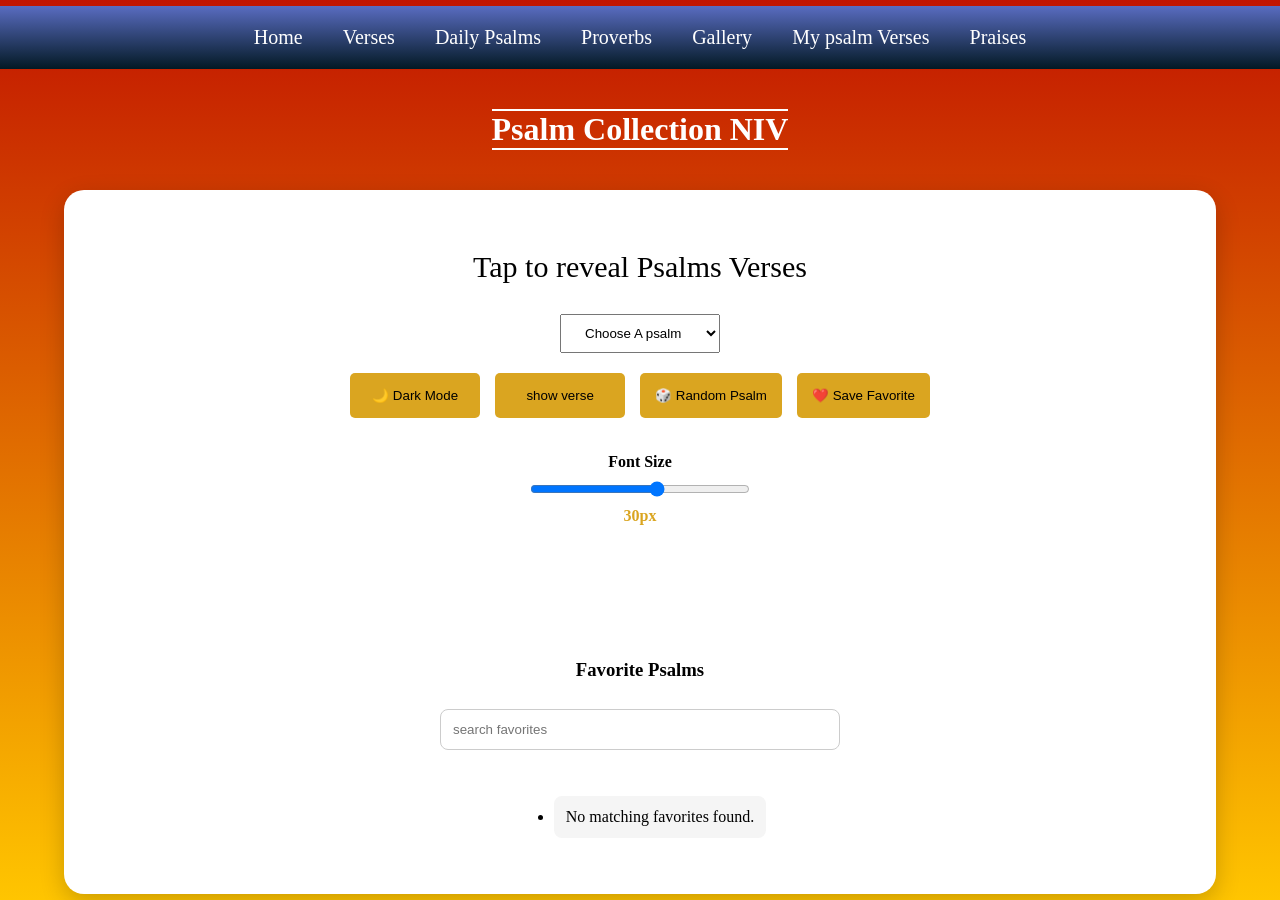
<file: psalmswebsite/Verses.html>
<!DOCTYPE html>
<html lang="en">
    <head>
        <meta charset="UTF-8">
        <meta name="viewport" content="width=device-width, initial-scale=1.0">
    <title>Psalm Verses</title>
        <link rel="preconnect" href="https://fonts.googleapis.com">
        <link rel="preconnect" href="https://fonts.gstatic.com" crossorigin>
        <link href="https://fonts.googleapis.com/css2?family=Playfair+Display:ital,wght@0,400..900;1,400..900&display=swap" rel="stylesheet">
        <style>
            * {
            box-sizing: border-box;
        }
        body{
            margin: 0;
            padding: 0;
            min-height: 100vh;
            background:linear-gradient(#c21500, #ffc500);
            display: flex;
            flex-direction: column;
            justify-content: center;
            align-items: center;
            transition: background 0.4s ease ;
        }

        .nav-bar ul {
                 display: flex;
                justify-content: center;
                font-size: 20px;
                list-style: none;
                padding: 10px;
                flex-wrap: wrap;
                margin: 0;
                gap: 10px;
                background: linear-gradient(#596cc1 , #031924);
              


            }

            .nav-bar a {
                display: block;
                text-decoration: none;
                color: white;
                padding: 10px 15px;
                font-size:20px;
                

            }
           
            .nav-bar{
                margin: 0;
                display: block;
                align-self: stretch;
                width: 100%;
            }
            .nav-menu{
                display:flex;
                gap:1.5rem;
            }

            .nav-link{
                font-size: 0.95rem;
                text-transform: uppercase;
                letter-spacing: 0.08em;
                position:relative;
            }
            .nav-link::after{
                content: "";
                position: absolute;
                left:0;
                bottom: -4px;
                width: 0;
                height: 2px;
                background-color: yellow;
                transition:width 0.25s ease;
            }
            .nav-link:hover::after{
                width: 100%;
            }
        body.dark{
            background:linear-gradient(#141e30, #243b55)
        }
        body.dark .container{
            background: #1f1f1f;
            color: white;
        }
        body.dark #psalmBox{
            background: #333;
            color: white;
        }
        body.dark select{
            background: #444;
            color: white;
            border: 1px solid #666;
        }
        body.dark h1{
            color: white;
        }
        body.dark button{
            background: #555;
            color: white;
        }
        h1{
            color: white;
            text-align: center;
            margin: 40px 0;
            border-top: 2px solid white;
            border-bottom: 2px solid white;


        }
        .container{
            display: flex;
            flex-direction: column;
            align-items: center;
            background: white;
            padding: 30px;
            border-radius: 20px;
            text-align: center;
            width: 90%;
            max-width: 1500px;
            min-height: 600px;
            height: auto;
            margin: 0 auto;
            box-shadow: 0px 8px 25px rgba(0, 0, 0, 0.2);
        }
        #psalmBox{
            margin-top: 20px;
            padding: 40px;
            min-height:80px;
            overflow: hidden;
            background: whitesmoke;
            border-radius: 10px;
            font-size: 1.9rem;
            font-weight: 300;
            font-family: "Playfair Display", serif;
            color: black;
            line-height: 1.8;
            opacity: 0;
            transform: translateY(20px);
            overflow-y: auto;
            max-width: 1000px;
            width: 100%;
            transition: opacity 0.8s ease, transform 0.8s ease ;
        }
        select{
            padding: 10px 20px;
        }
        .subtitle {
            font-size: 30px;
            font-family: 'Times New Roman', Times, serif;
        }

        button{
            margin: 10px auto;
            border: none;
            padding: 15px;
            border-radius: 5px;
            background-color: goldenrod;
            transition: 0.3s;
            cursor: pointer;
        }
        button:hover{
            background:darkgoldenrod;
            transform:translateY(-2px)
        }
        label{
            margin-top: 15px;
            font-weight: bold;
        }
        #fontSizeSlider{
            width: 220px;
            margin: 10px 0;
        }
        #fontSizeValue{
            display: block;
            margin-bottom: 15px;
            font-weight: bold;
            color: goldenrod;
        }
        .button-row {
            display: flex;
            justify-content: center;
            align-items: center;
            gap: 15px;
            margin: 20px 0;
        }
        .button-row button {
            margin: 0;
            min-width: 130px;
        }
        #favoriteList{
            list-style: none;
            padding: 0;
            width: 100%;
            margin-top: 20px;
        }
        #favoritesList li{
            background:whitesmoke;
            color: black;
            padding: 12px;
            margin: 10px 0;
            border-radius: 8px;
            cursor: pointer;
            text-align: left;
        }
        body.dark #favoriteList li {
            background: #333;
            color: white;
        }
        #favoritesList button {
            margin-left: 15px;
            padding: 8px 12px;
            background: #c0392b;
            color: white;
            border: none;
            border-radius: 5px;
            cursor: pointer;
        }
        #favoriteList Button:hover {
            background: #922b21;
        }
        #searchFavorites{
            width: 100%;
            max-width: 400px;
            padding: 12px;
            margin: 10px 0 20px;
            border-radius: 8px;
            border: 1px solid #ccc;
        }
        body.dark  #searchFavorites{
            background: #333;
            color: white;
            border: 1px solid #555;
        }
        #psalmbox.scrollable{
            height: 400px;
            overflow-y: auto;
        }
        @media(max-width:600px){
            .button-row{
                flex-direction: column;
                width: 100%;
            }
            .button-row button {
                width: 100%;
                max-width: 250px;
            }
            .nav-bar ul{
                width: 100%;
                text-align: center;
            }
        }
    </style>
</head>
<body>


    <!-- nav section -->
    <nav class="nav-bar">
        <ul class="menu-bar">
             <li><a href="index.html">Home</a></li>
            <li><a href="Verses.html">Verses</a></li>
            <li><a href="psalm.html">Daily Psalms</a></li>
             <li><a href="proverb.html">Proverbs</a></li>
            <li><a href="gallery.html">Gallery</a></li>
            <li><a href="Myverses.html">My psalm Verses</a></li>
            <li><a href="praise.html">Praises</a></li>
            </ul>
    </nav>
<h1>Psalm Collection NIV</h1>
    <div class="container">
    <p class="subtitle">Tap to reveal Psalms Verses</p>



        <select name="psalm" id="psalmselect">
        <option value="">Choose A psalm</option>
        <option value="0">Psalm 91:14-16</option>
        <option value="1">Psalm 119:140</option>
        <option value="2">Psalm 33:11</option>
        <option value="3">Psalm 30:5</option>
        <option value="4">Psalm 36:5</option>
        <option value="5">Psalm 63:3-5</option>
            
        </select>
        <div class="button-row">
            <button id="themeBtn" onclick="toggleTheme()">
                🌙 Dark Mode
            </button>
        <button onclick="selectPsalm()">show verse</button>
        <button onclick="randomPsalm()">🎲 Random Psalm</button>
        <button onclick="saveFavorite()">❤️ Save Favorite</button>
        </div>
    <label for="fontsizeslider">Font Size</label>
        <input
        type="range"
        id="fontSizeSlider"
        min="16"
        max="40"
        value="30"
        oninput="changeFontSize()">
    <span id="fontSizeValue">30px</span>
    <div id="psalmBox"></div>
    <h3>Favorite Psalms</h3>
        <input
        type="text"
        id="searchFavorites"
        placeholder="search favorites"
        oninput="searchFavorites()">
    <ul id="favoritesList"></ul>
    </div>
    <script>
        const psalm = [ {text:"Because he loves me, says the Lord, \"I will rescue him ; I will protect him,for he acknowledges my name He will call on me and I will answer him I will be with him in trouble I will deliver him and honor him with long life I will satisfy him and show him my salvation. - Psalm 91:14-16 ", scroll:true }
        , {text:`Your promises have been thoroughly tested, and your servant loves them.- Psalm 119:140`, scroll:false}
        ,{text:"But the plans of the Lord stand firm forever,the purpose of his heart through all generation.-Psalm 33:11",scroll:false}
        , {text:"For his anger lasts only a moment, but his favor lasts a lifetime; weeping may stay for the night, but rejoicing comes in the morning - Psalm 30:5",scroll:false}
        ,{text:"Your love, Lord ,reaches to the heavens your faithfulness to the skies. - Psalm 36:5",scroll:false}
          ,{text:"I have seen you in the sanctuary and beheld your power and glory.Because your love is better than life,My lips will glorify you. I will praise you as long as I live and in your name I will lift up my hands.I will be fully satisfied as with the richest of foods; with singing lips my mouth will praise you. - Psalm 63:2-5 ",scroll:true }             

    ]
    function selectPsalm(){
            const box = document.getElementById('psalmBox');
            const select = document.getElementById("psalmselect");

            if (select.value === "") {
                    box.textContent = "please select a psalm first.";
                    return;
                }
                const selectedPsalm = psalm[select.value];

                //remove scrolling first
                box.classList.remove("scrollable");

                //start animation
                box.style.opacity = "0";
                box.style.transform = "translateY(20px)";

                setTimeout(()=> {
                    //display the verse
                    box.textContent = psalm[select.value].text;
                    //only enable scrolling when scroll is true
                    if (selectedPsalm.scroll){
                            box.classList.add("scrollable");
                        }

                        //finish animation
                        box.style.opacity = "1";
                        box.style.transform = "translateY(0)";
                    }, 200);
                }

                let lastPsalm = -1

                function randomPsalm(){
                        const box = document.getElementById("psalmBox");
                        const select = document.getElementById("psalmselect");

                        const randomIndex = Math.floor(Math.random() * psalm.length);
                        select.value = randomIndex;

                        box.style.opacity = "0";
                        box.style.transform = "translateY(20px)";

                        setTimeout(() => {
                            box.textContent = psalm[randomIndex].text;
                            box.style.opacity = "1";
                            box.style.transform = "translateY(0)";
                        }, 200);
                    }

                    function toggleTheme() {
                            document.body.classList.toggle("dark");

                            const btn = document.getElementById("themeBtn");

                            if(document.body.classList.contains("dark")){
                                btn.textContent = "☀️ Light Mode";
                                localStorage.setItem("theme","dark");
                            } else{
                                btn.textContent = "🌙 Dark Mode";
                                localStorage.setItem("theme","light");
                            }
                        }

                        function changeFontSize() {
                                const slider = document.getElementById("fontSizeSlider");
                                const box = document.getElementById("psalmBox");
                                const value = document.getElementById("fontSizeValue");

                                box.style.fontSize = slider.value + "px";
                                value.textContent = slider.value + "px";
                                localStorage.setItem("fontSize", slider.value);
                            }
                            window.onload = () => {
                                const savedSize = localStorage.getItem("fontSize");
                                const savedTheme = localStorage.getItem("theme");
                                renderFavorites();

                                if (savedSize) {
                                        document.getElementById("fontSizeSlider").value = savedSize;
                                        document.getElementById("fontSizeValue").textContent = savedSize + "px";
                                        document.getElementById("psalmBox").style.fontSize = savedSize + "px";
                                    }
                                    if(savedTheme === "dark"){
                                        document.body.classList.add("dark");
                                        document.getElementById("themeBtn").textContent = "☀️ Light Mode";
                                    }
                                };

                                let favorites =
                                JSON.parse(localStorage.getItem("favorites")) || [];

                                function saveFavorite() {

                                        const select =
                                        document.getElementById("psalmselect");
                                        if(select.value === "") return;

                                        const verse = psalm [select.value];

                                        if(!favorites.includes(verse)) {
                                            favorites.push(verse);
                                            localStorage.setItem(
                                                "favorites",
                                                JSON.stringify(favorites)
                                            );
                                            renderFavorites();
                                        }
                                    }


                                    function renderFavorites(data = favorites) {
                                            const list = document.getElementById("favoritesList");
                                            list.innerHTML = "";

                                            data.forEach((verse) => {
                                                const li = document.createElement("li");
                                                li.textContent = verse + " ";

                                                const button = document.createElement("button");
                                                button.textContent = "❌";
                                                button.setAttribute("aria-label", "Remove favorite");

                                                button.addEventListener("click", () => {
                                                    const originalIndex = favorites.indexOf(verse);

                                                    if (originalIndex !== -1) {
                                                            removeFavorite(originalIndex);
                                                            searchFavorites();
                                                        }
                                                });

                                                li.appendChild(button);
                                                list.appendChild(li);
                                        });

                                        if (data.length === 0) {
                                            list.innerHTML = "<li>No matching favorites found.</li>";
                                            }
                                        }
                                        function searchFavorites() {
                                                const searchText = document.getElementById("searchFavorites")
                                                .value
                                                .toLowerCase();

                                                const filteredFavorites =
                                                favorites.filter(verse =>
                                                verse.toLowerCase ()
                                                .includes(searchText)
                                            );
                                            renderFavorites(filteredFavorites);

                                        }
                                        function removeFavorite(index) {
                                                favorites.splice(index, 1);
                                                localStorage.setItem(
                                                    "favorites",
                                                    JSON.stringify(favorites)
                                                );
                                                renderFavorites();
                                            }

                                        </script>
                                    </body>
                                </html>
</file>
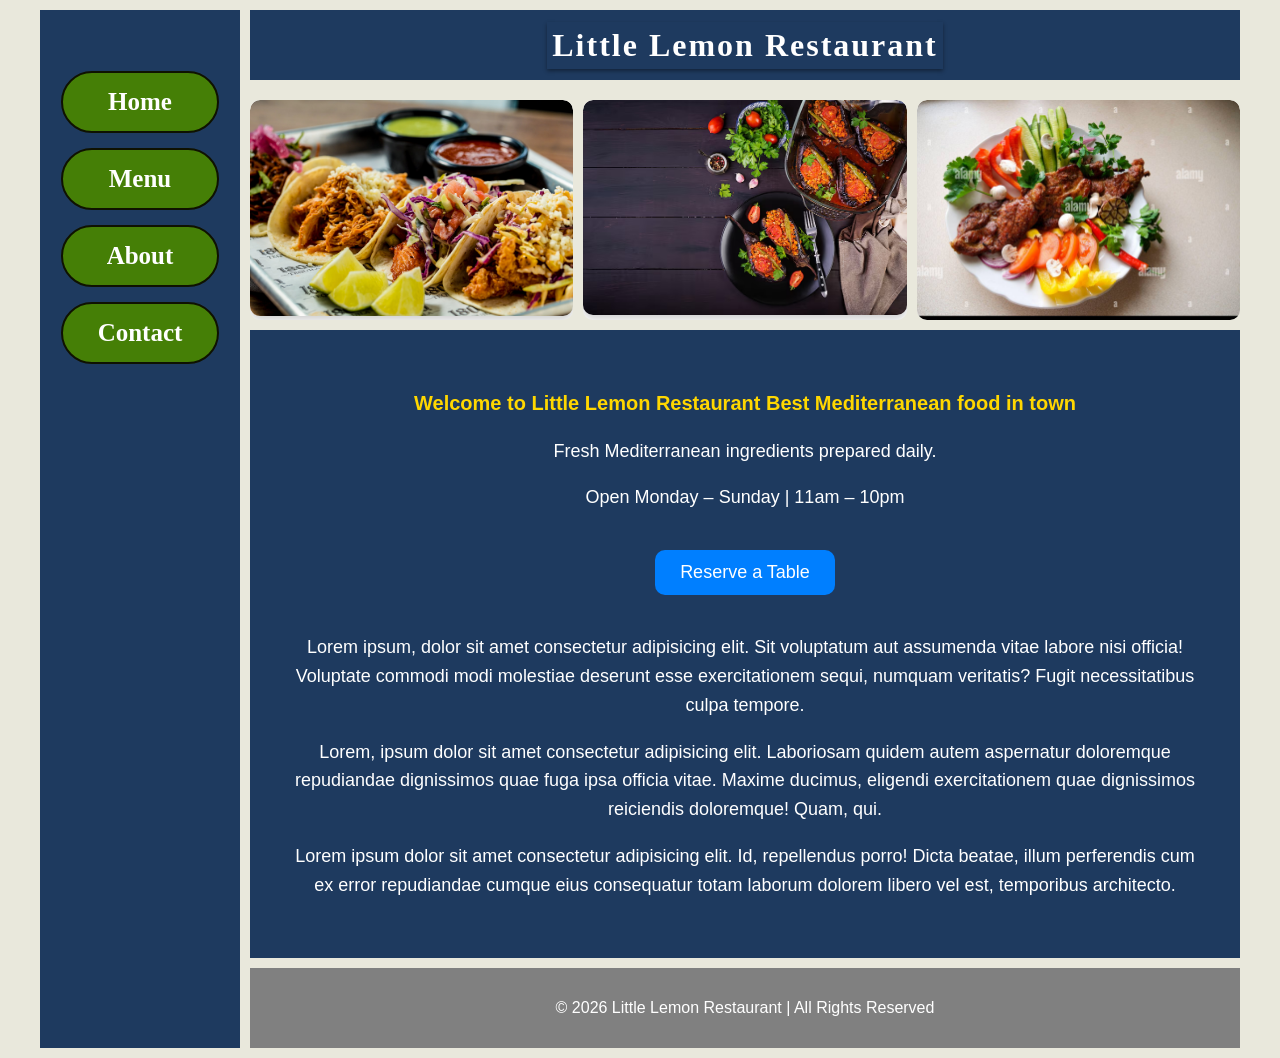
<file: restaurantwebsite/index1.html>
<!DOCTYPE html>
<html lang="en">
    <head>
        <meta charset="UTF-8">
        <meta name="viewport" content="width=device-width, initial-scale=1.0">
    <title>Little Lemon Restaurant | Denver,co</title>
        <link rel="stylesheet" href="style.css">
        <link rel="preconnect" href="https://fonts.googleapis.com">
        <link rel="preconnect" href="https://fonts.gstatic.com" crossorigin>
        <link href="https://fonts.googleapis.com/css2?family=Open+Sans:ital,wght@0,300..800;1,300..800&family=Space+Mono:ital,wght@0,400;0,700;1,400;1,700&family=Titillium+Web:ital,wght@0,200;0,300;0,400;0,600;0,700;0,900;1,200;1,300;1,400;1,600;1,700&display=swap" rel="stylesheet">


    </head>
    <body>
        <div class="container">
            <aside>
                <nav class="nav-bar">
                    <ul>
                    <li><a href="#home">Home</a></li>
                    <li><a href="#menu">Menu</a></li>
                    <li><a href="#about">About</a></li>
                    <li><a href="#contact">Contact</a></li>
                    </ul>
                </nav>
            </aside>
            <header>
            <h1>Little Lemon Restaurant</h1>
            </header>
            
        <section class="sec1"><img src="img1.png" alt=""></section>
        <section class="sec2"><img src="img2.avif" alt=""></section>
        <section class="sec3"><img src="img3.jpg" alt=""></section>
         

            <main>
                <h2>Welcome to Little Lemon Restaurant
                Best Mediterranean food in town</h2>
            <p>Fresh Mediterranean ingredients prepared daily.</p>
            <p>Open Monday – Sunday | 11am – 10pm</p>
            <button class="cta" onclick="alert('Reservation coming soon')">Reserve a Table</button>

            <p>Lorem ipsum, dolor sit amet consectetur adipisicing elit. Sit voluptatum aut assumenda vitae labore nisi officia! Voluptate commodi modi molestiae deserunt esse exercitationem sequi, numquam veritatis? Fugit necessitatibus culpa tempore.</p>
            <p>Lorem, ipsum dolor sit amet consectetur adipisicing elit. Laboriosam quidem autem aspernatur doloremque repudiandae dignissimos quae fuga ipsa officia vitae. Maxime ducimus, eligendi exercitationem quae dignissimos reiciendis doloremque! Quam, qui.</p>
            <p>Lorem ipsum dolor sit amet consectetur adipisicing elit. Id, repellendus porro! Dicta beatae, illum perferendis cum ex error repudiandae cumque eius consequatur totam laborum dolorem libero vel est, temporibus architecto.</p>
            </main>
            <footer>
            <p>© 2026 Little Lemon Restaurant | All Rights Reserved</p>
            </footer>
        </div>
    </body>
</html>
</file>
<file: style.css>
body{
    margin:0;
    font-family: Arial, Helvetica, sans-serif;
    background: #0f0f0f;
    color: #fff;
}
#hero{
    text-align: center;
    padding: 120px 20px;
    background: linear-gradient(135deg,#0072ff,#00c6ff);
    animation: fadeIn 1s ease;

}
#hero h1{
    font-size: 60px;
    margin: 0;
    font-weight: bold;
}
#hero p {
    font-size: 22px;
    margin-top: 10px;
    opacity: 0.9;
}

#projects{
    max-width: 1100px;
    margin:60px auto;
    padding: 20px;
    display: grid;
    grid-template-columns: repeat(auto-fit,minmax(300px,1fr));
    gap: 30px;

}
.project-card{
    background: #1e1e1e;
    border-radius: 15px;
    overflow: hidden;
    box-shadow: 0 0 20px rgba(0,0,0,0.4);
    transform: translateY(20px);
    opacity: 0;
    animation: slideUp 0.8s ease forwards;
}
.project-card img{
    width: 100%;
    height: 180px;
    object-fit: cover;

}
.project-card h3{
    margin: 15px;
    font-size: 24px;
}
.project-card p {
    margin: 0 15px 20px;
    opacity: 0.8;
}
.buttons{
    display: flex;
    gap: 10px;
    padding: 0 15px 20px;
}
.buttons a {
    flex: 1;
    text-align: center;
    padding: 10px;
    background: #0072ff;
    color: white;
    text-decoration: none;
    border-radius: 8px;
    transition: 0.3s;
    font-weight: bold;
}
.buttons a:hover {
    background: #00c6ff;
    transform: scale(1.05);
}

#skills {
    max-width: 900px;
    margin: 60px auto;
    padding: 20px;
    text-align: center;
}

.skills h2 {
    font-size: 36px;
    margin-bottom: 20px;
}

.skill-list {
    display: flex;
    flex-wrap: wrap;
    justify-content: center;
    gap: 15px;
}

.skill {
    background: #1e1e1e;
    padding: 12px 20px;
    border-radius: 8px;
    font-size: 18px;
    box-shadow: 0 0 10px rgba(0,0,0,0.3);
    transition: 0.3s;
}

.skill:hover {
    background: #0072ff;
    transform: translateY(-5px);
}
.project-card:nth-child(1) { animation-delay: .1s; }
.project-card:nth-child(2) { animation-delay: .2s; }
.project-card:nth-child(3) { animation-delay: .3s; }
.project-card:nth-child(4) { animation-delay: .4s; }
/* Animations */
@keyframes fadeIn {
    from { opacity: 0; }
    to { opacity: 1; }
}

@keyframes slideUp {
    from { opacity: 0; transform: translateY(40px); }
    to { opacity: 1; transform: translateY(0); }
}
.nav-bar ul{
    display: flex;
    gap: 30px;
    margin: 0;
    padding: 0;
    justify-content: center;
    flex-wrap: wrap;
}
li {
    list-style-type: none;


}
nav a {
    text-decoration: none;
    color: white;
    padding: 7px;
}
.nav-bar{
    background: #111;
    padding: 20px;

}
.nav-bar a:hover{
    background:linear-gradient(135deg,#0072ff,#00c6ff);
    cursor: pointer;

    border-radius: 10px;
    text-decoration: none;

}
</file>
<file: coffeeshopwebsite/style.css>
*{
    margin: 0;
    padding: 0;
    box-sizing: border-box;
    color: white;
   }
   body{
    font-family: system-ui, -apple-system, BlinkMacSystemFont, 'Segoe UI', Roboto, Oxygen, Ubuntu, Cantarell, 'Open Sans', 'Helvetica Neue', sans-serif
    ;
    background-color: #0f0b0a;
    color: #fdfaf6;
    line-height: 1.6;
   }
   /* Links and list*/
   ul  {
    list-style-type: none;
   }
   a {
    text-decoration: none;
    color: inherit;
   }
   
   /*colors*/

   :root {
    --coffee-dark:#3b1f1f;
    --coffee-medium: #7a4b2f;
    --coffee-light: #f3e0c9;
    --accent-gold:#c89b3c;
   }

    /*header/ navbar*/
   .navbar .nav-menu .nav-link {
     color: white;
   }
   header{
    background-color: rgba(59, 31, 31, 0.95);
    position: sticky;
    top: 0 ;
    z-index: 10;
   }

   .navbar{
    max-width: 1100px;
    margin: 0 auto;
    padding: 1rem 1.5rem;
    display: flex;
    align-items: center;
    justify-content: space-between;
   }
 .nav-menu{
    display: flex;
    gap: 1.5rem;
 }
 .nav-link{
    font-size: 0.95rem;
    text-transform: uppercase;
    letter-spacing: 0.08em;
    position:relative; 
 }
 .nav-link::after{
    content: "";
    position: absolute;
    left:0;
    bottom: -4px;
    width: 0;
    height: 2px;
    background-color: var(--accent-gold);
    transition:width 0.25s ease;
 }
 .nav-link:hover::after{
    width: 100%;
 }
 .hero-section{
    min-height: 100vh;
    background: radial-gradient(circle at top left, #7a4b2f 0%,
    #3b1f1f 45%,
    #0f0b0a 100%);
    align-items: center;
    display: flex;
 }
 .logo-text{
    font-size:1.6rem;
    letter-spacing: 0.08em;
    text-transform: uppercase;
    color: var(--accent-gold);
 }
/* Hero section */
 
 .section-content{
    max-width: 1100px;
    margin: 0 auto;
    padding: 3rem 1.5rem;
    display: flex;
    align-items: center;
     gap: 3rem;
    justify-content: space-between;
 }
 .hero-detail {
   max-width:520px;
 }
 
.title {
font-family: "Lobster Two", sans-serif;
font-weight: 400;
font-style: normal;
font-size: 2.6rem;
margin-bottom: 0.75rem;
color: gold;
}
.subtitle{
font-size: 1.2rem;
color: var(--coffee-light);
margin-bottom: 1rem;
}
.description{
font-size: 0.98rem;
color: #e8ded0;
margin-bottom: 1.8rem;
}

/* Buttons */
.buttons {
display: flex;
gap: 1rem;
}
.button{
padding: 0.75rem 1.8rem;
border-radius: 999px;
border: 2px solid transparent;
font-size: 0.95rem;
text-transform: uppercase;
letter-spacing: 0.08em;
cursor: pointer;
transition: all 0.25s ease;
}
.button.primary{
background-color: var(--accent-gold);
color: #1b130f;
}
.button.primary:hover {
background-color: #e1b85a;
}
.button.secondary{
background-color: transparent;
border-color: var(--accent-gold);
color: var(--accent-gold);
}
.button.secondary:hover{
background-color: rgba(200, 155, 60, 0.12);
}
/* Hero image */
.hero-image-wrapper{
flex: 1;
display: flex;
justify-content: center;
}
.hero-image{
max-width: 380px;
width: 100%;
border-radius: 24px;
box-shadow: 0 18px 40px rgba(0, 0, 0, 0.55);
object-fit: cover;
}
/* Generic sections */
.section {
max-width: 1100px;
margin: 0 auto;
padding: 4rem 1.5rem;
}
.section-title{
font-size: 2rem;
margin-bottom: 0.5rem;
}
.section-subtitle{
color: #d9cbb4;
margin-bottom: 2rem;
}
.menu-grid{
display: grid;
grid-template-columns: repeat(auto-fit, minmax(220px, 1fr));
gap: 1.5rem;
}
.menu-item{
padding: 1.5rem;
border-radius: 16px;
background-color: #1c1210;
border: 1px solid #2a1b16;
}
.menu-item h3{
margin-bottom: 0.4rem;
}

.menu-item p{
font-size: 0.9rem;
color: #d9cbb4;
margin-bottom: 0.8rem;
}
.price{
font-weight: 600;
color: var(--accent-gold);
}


.contact-form{
max-width: 480px;
margin: 0 auto;
display: flex;
flex-direction: column;
gap: 1rem;

}
.form-row input,
.form-row textarea {
width: 100%;
padding: 0.75rem 1rem;
border-radius: 10px;
border: 1px solid #3a2720;
background-color: #120c0a;
color: #fdfaf6;
}
.form-row input::placeholder,
.form-row textarea::placeholder{
color: #8b7463;
}
.footer{
text-align: center;
padding: 2rem 1.5rem;
font-size: 0.85rem;
color: #c4b7a3;
border-top: 1px solid #2a1b16;
}

/* Responsive */
@media( max-width:768px) {
 
    .nav-bar{
        flex-direction:column;
        gap:1rem; 
    }
    
   .nav-bar .nav-menu{
    
    position: static;
    width: 100%;
    height: auto;
    display: flex;
    flex-wrap:wrap;
    flex-direction:row;
    justify-content:center;
    padding:0.5rem 0;
    background-color: transparent;
 }
 .navbar .nav-menu .nav-link{
    color: white;
    display: inline-block;
    margin-top: 0;
    font-size: 16px;
 }

.section-content{
    flex-direction: column;
    text-align: center;
}
.hero-detail{
    max-width: 100%;
 
}
.buttons{
    justify-content: center;
     flex-wrap:wrap;
}
 .hero-image{
     max-width:300px;
}
</file>
<file: weatherapp/style.css>
*{
    margin: 0;
    padding: 0;
}
body{
    background: #222;
}

.card{
    width: 90%;
    max-width: 470px;
    background: linear-gradient(135deg, #00feba,#5b548a);
    color: #fff;
    margin: 100px auto 0;
    border-radius: 20px;
    padding: 40px 35px;
    text-align: center;
}
.search{
     width: 100%;
     display: flex;
     align-items: center;
     justify-content: space-between;
}

.search input{
    border: 0 ; 
    outline: 0;
    background:#ebfffc;
    color:#555;
    padding: 10px 25px;
    height: 60px;
    border-radius: 30px;
    flex: 1;
    margin-right: 16px;
    font-size: 18px;
}
.search button{
    border: 0;
    outline: 0;
    background: #ebfffc;
    width: 60px;
    height: 60px;
    cursor: pointer;
    border-radius: 50px;
}
.weather-icon{
    width: 170px;
    margin-top: 30px;
}
.weather h1{
    font-size: 80px;
    font-weight: 500;
}

.weather h2{
    font-size:45px;
    font-weight: 400;
    margin-top: -10px;
}
.details{
    display:flex ;
    align-items: center;
    justify-content: space-between;
    padding: 0 20px;
    margin-top: 50px;

}
.col    {
    display: flex;
    align-items: center;
    text-align: left;
}
.col img{
    width: 40px;
    margin-right: 10px;
}
.humidity, .wind{
font-size: 20px;
margin-top: -6px;
}
</file>
<file: hometown/style.css>
/**
Palette: https://scrimba.com/links/hometown-palette
RED: #E63946
LIGHT: #F1FAEE
AQUA: #A8DADC
LIGHT BLUE: #457B9D
DARK BLUE: #1D3557

*/

body {
    margin: 0;
    text-align: center;
}

img {
    width: 100px;
}
.denver {
    width: 300px;
    height:300px;
    background-image: url("images/Denver.jpg");
   
}
.denver{
    background-image: url("images/Denver.jpg");
    background-size: cover;
    background-position: center;
    color: rgba(242, 246, 254, 0.758);
    display: flex;
    flex-direction: column;
    align-items: center;
    width: 100%;
    height: 200px;
    text-align: center;


}
.images{
    text-align: center;
    background-color:#F1FAEE ;

}
.activity-images{
    display: flex;
    flex-direction: row;
    justify-content: space-evenly;
    background-color:#F1FAEE;



}
.activity-images img{
    width: 100px;
    height: 100px;
    border: 2px solid white;
    border-radius: 50%;
}
.guide{
    text-align: center;
}
.image-container{
    display: flex;
    flex-direction: column;
    text-align: center;
    text-transform: uppercase;
    font-size: 15px;
    font-family: 'Times New Roman', Times, serif;
}
.theater-container{
    display: flex;
    flex-direction: column;
    text-align: center;

}
.sport-container{
    display: flex;
    flex-direction: column;
    text-align: center;
}
</file>
<file: restaurantwebsite/style.css>
body,html{
    height: 100%;
    font-family: 'open sans',sans-serif;
    margin: auto;
    background: #e9e8dc;
    font-family: Arial, Helvetica, sans-serif;
    color: #fff;
}
h1{
    font-family:'Times New Roman', Times, serif;
    color: #fff;
    box-shadow: 0px 2px 4px rgba(0,0,0,0.4);
    padding: 5px;
    font-size: 32px;
} 
.container{
    max-width: 1200px;
    display: grid;
    margin: auto;
    padding: 10px;
    gap: 10px;
    grid-template-columns: 200px 1fr 1fr 1fr;
    grid-template-rows: 80px 220px 1fr 80px ;
    grid-template-areas: 
    "sidebar header header header"
    "sidebar sec1 sec2 sec3"
    "sidebar main main main"
    "sidebar footer footer footer";
}

section{
    background: white;
    overflow: hidden;
    border-radius: 10px;

}

aside{
    grid-area: sidebar;
    background-color:#1E3A5F;
    padding: 20px;
}
header{
    grid-area: header;
    text-align: center;
    display: flex;
    align-items: center;
    justify-content: center;
    font-size: 32px;
    letter-spacing: 2px;
    background: #1E3A5F;
    margin-bottom: 10px;
    letter-spacing: 2px;
   
   

 
}
.sec1{
    grid-area: sec1;
  
    
}
.sec2{
    grid-area: sec2;
 
}
 .sec3 {
    grid-area: sec3;
 }
main{
    grid-area: main;
    background-color: #1E3A5F;
    padding: 40px;
    text-align: center;
    line-height: 1.6;
}
main p {
    font-size: 18px;
    color :white;
}
.cta{
    margin: 20px;
    padding: 12px 25px ;
    font-size: 18px;
    border: none;
    background-color: #007fff;
    color: white;
    border-radius: 10px;
    cursor: pointer;
    
}
.cta:hover{
    background-color: #005fcc;
    transform: translateY(-3px);
    transition: 0.3s ease;
}

section img{
max-width: 100%;

object-fit: cover;
border-radius: 10px;
box-shadow: 0 4px 10px rgba(0,0,0,0.2);
transition: transform 0.3s;

}
li{
list-style-type: none;
}
.nav-bar a{
display: block;
color: white;
text-decoration: none;
background-color:  #457f06 ;
padding:15px 22px ;
border: 2px solid rgb(15, 18, 1);
border-radius: 50px 50px 50px 50px;
text-align: center;


}
a:hover{
background-color: #256F46;
transform: scale(1.05);
}
section img:hover{
transform: scale(1.05);
transition: 0.3s;
}
.nav-bar ul{
display: flex;
flex-direction: column;
gap:15px;
font-weight: bold;
font-size: 25px;
font-family: 'Times New Roman', Times, serif;
align-items: stretch;
justify-content: center;
padding: 1px;
 margin-top: 40px;



}


h2{
font-size: 20px;
text-align: center;
font-family:Arial, Helvetica, sans-serif;
color:#FFD700;
}
footer{
grid-area: footer;
display: flex;
justify-content: center;
align-items: center;
color: white;
background-color: grey;

}


@media (max-width: 768px){
    .container{
        gap: 20px;
        padding: 20px;
        grid-template-columns: 1fr;
        grid-template-rows: 1fr;
        grid-template-areas: 
        "header"
        "sidebar"
        "sec1"
        "sec2"
        "sec3"
        "main"
        "footer";
    }
}
</file>
